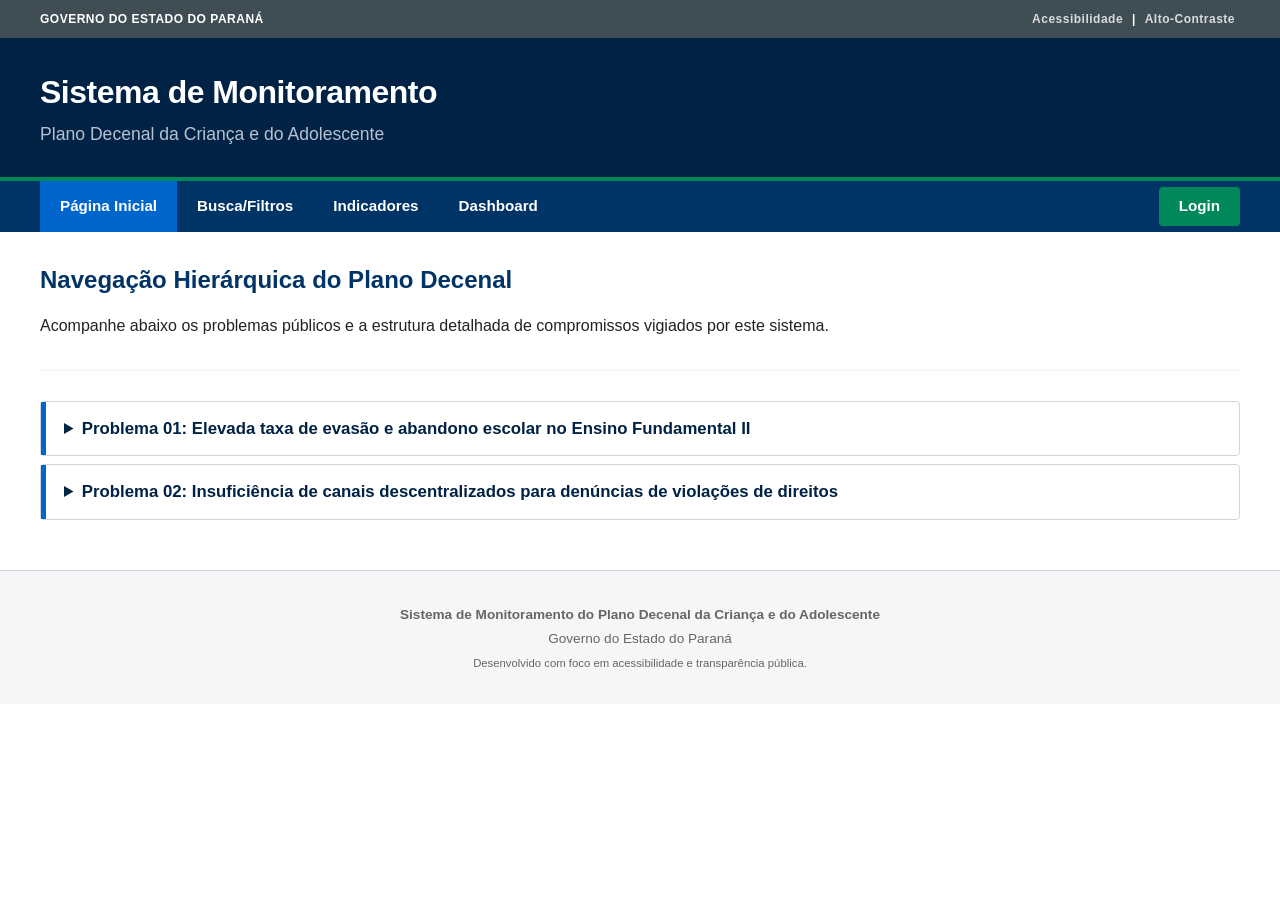
<file: prototipo/telas/home/index.html>
<!DOCTYPE html>
<html lang="pt-BR">
<head>
    <meta charset="UTF-8">
    <meta name="viewport" content="width=device-width, initial-scale=1.0">
    <title>Sistema de Monitoramento do Plano Decenal</title>
    <link rel="stylesheet" href="style.css">
</head>
<body>

    <!-- Primeiro Header: Governo do Estado do Paraná -->
    <header class="header-governo">
        <div class="container header-gov-content">
            <span class="gov-logo-text">GOVERNO DO ESTADO DO PARANÁ</span>
            <div class="gov-top-links">
                <span>Acessibilidade</span> | <span>Alto-Contraste</span>
            </div>
        </div>
    </header>

    <!-- Segundo Header: Título do Sistema -->
    <header class="header-sistema">
        <div class="container header-sis-content">
            <div class="sistema-titulo-area">
                <h1>Sistema de Monitoramento</h1>
                <p>Plano Decenal da Criança e do Adolescente</p>
            </div>
        </div>
    </header>

    <!-- Navbar Extensível -->
    <nav class="navbar-principal">
        <div class="container nav-container">
            <ul class="nav-links">
                <li><a href="../home/index.html" class="active">Página Inicial</a></li>
                <li><a href="../busca-filtro/busca-filtro.html">Busca/Filtros</a></li>
                <li><a href="../indicadores/indicadores.html">Indicadores</a></li>
                <li><a href="../dashboard/index.html">Dashboard</a></li>
                <!-- Novos links podem ser facilmente adicionados aqui -->
            </ul>
            <ul class="nav-auth">
                <li><a href="../login/login.html" class="btn-login">Login</a></li>
            </ul>
        </div>
    </nav>

    <!-- Conteúdo Principal -->
    <main class="container">
        <section class="page-intro">
            <h2>Navegação Hierárquica do Plano Decenal</h2>
            <p>Acompanhe abaixo os problemas públicos e a estrutura detalhada de compromissos vigiados por este sistema.</p>
        </section>

        <!-- Contêiner dinâmico onde o JavaScript injetará os elementos <details> -->
        <div id="tree-container" class="cedca-tree"></div>
    </main>

    <footer class="cedca-footer">
        <div class="container">
            <p><strong>Sistema de Monitoramento do Plano Decenal da Criança e do Adolescente</strong></p>
            <p>Governo do Estado do Paraná</p>
            <small>Desenvolvido com foco em acessibilidade e transparência pública.</small>
        </div>
    </footer>

    <script src="script.js"></script>
</body>
</html>
</file>
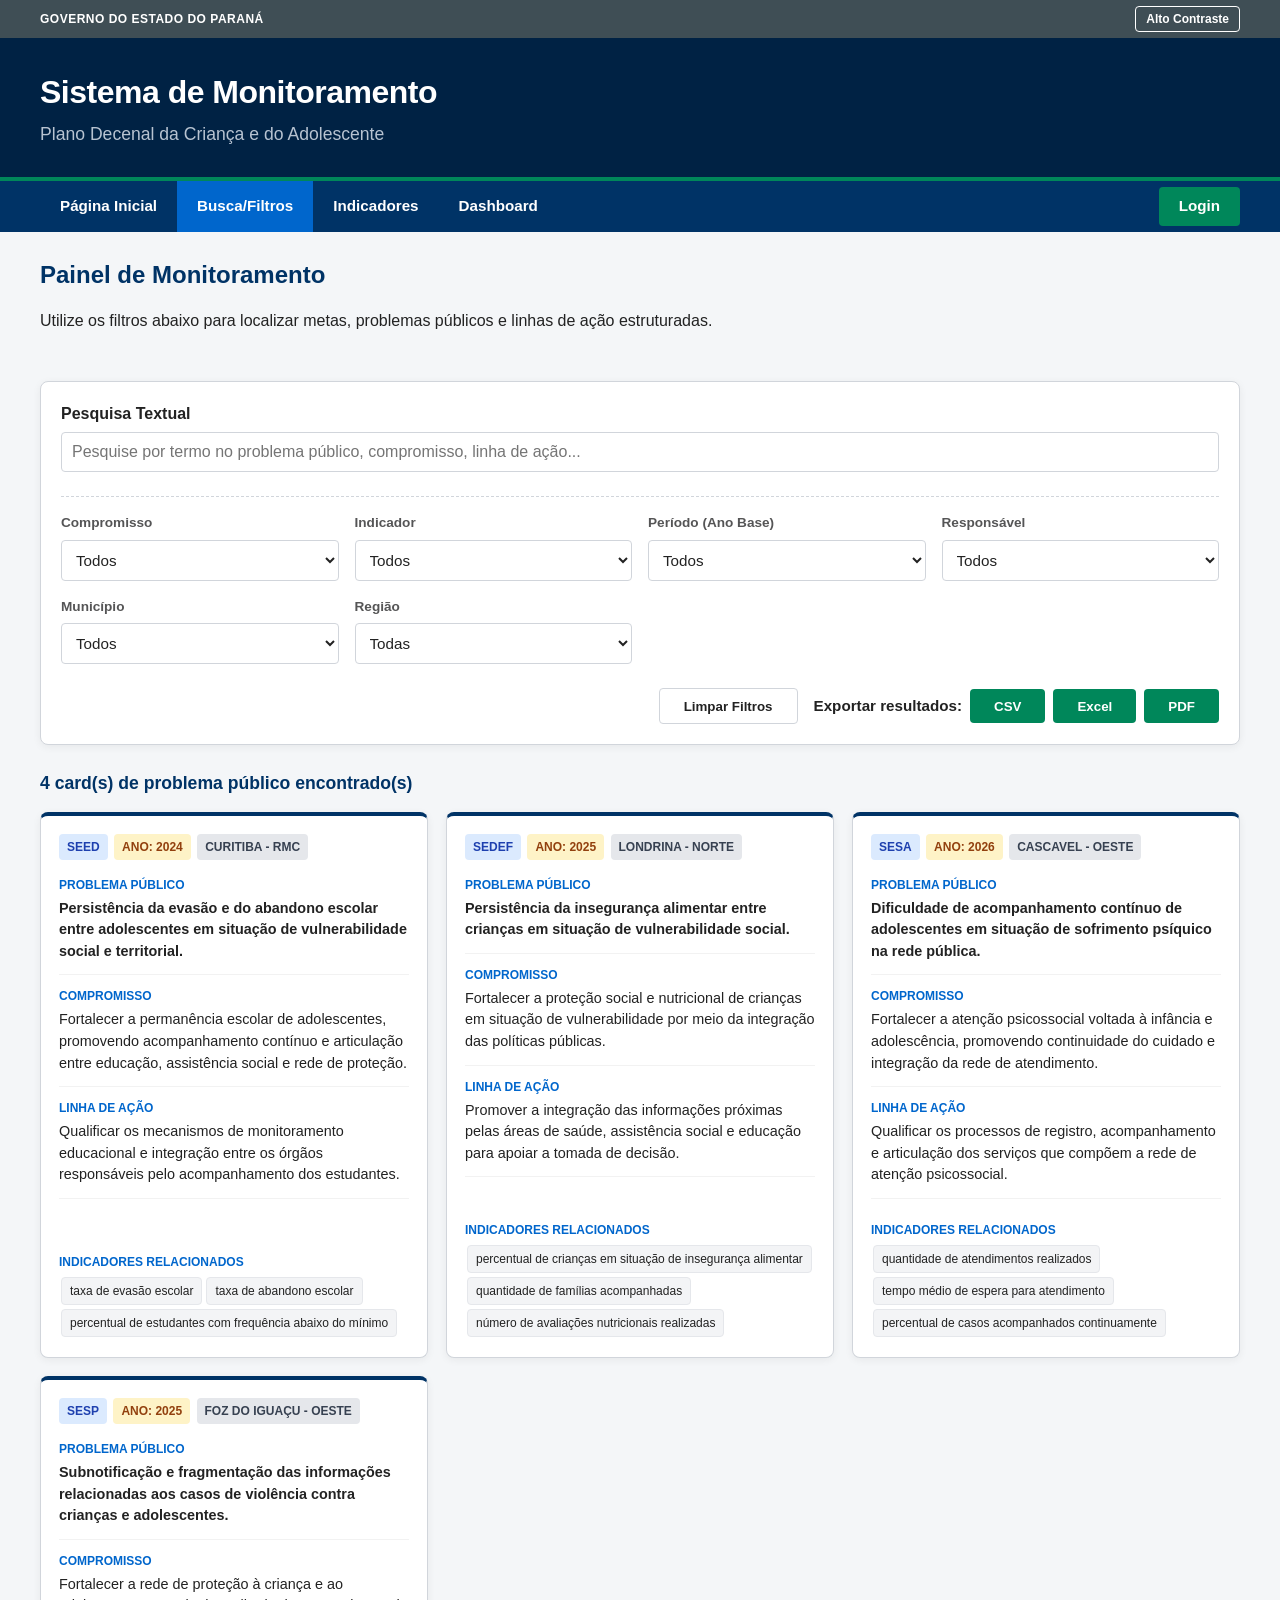
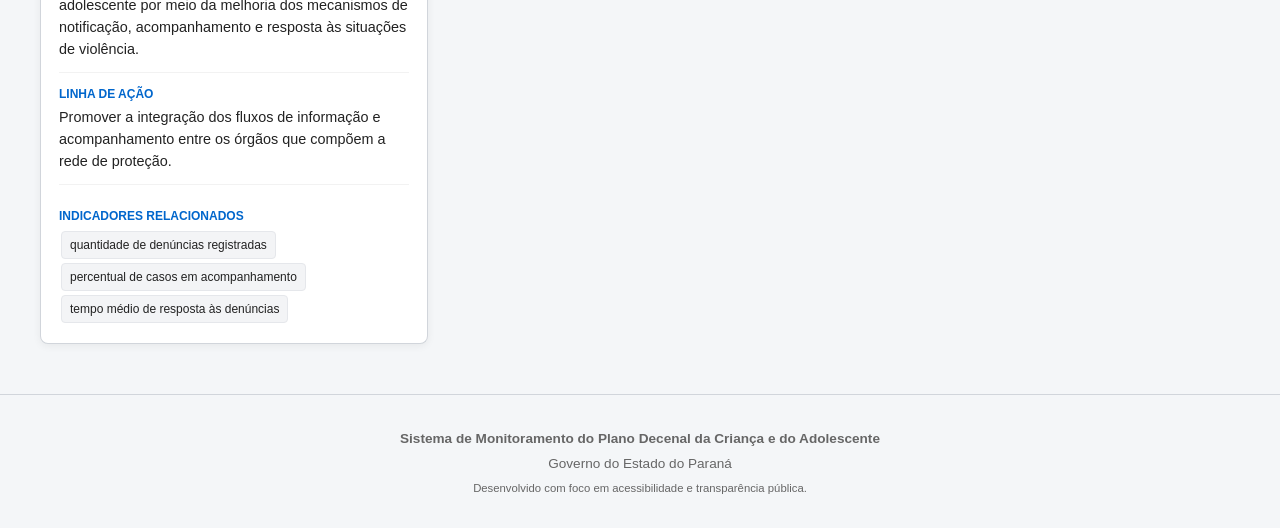
<file: prototipo/telas/busca-filtro/busca-filtro.html>
<!DOCTYPE html>

<html lang="pt-BR">
<head>
    <meta charset="UTF-8">
    <meta name="viewport" content="width=device-width, initial-scale=1.0">
    <link rel="stylesheet" href="../home/style.css">
    <title>CEDCA-PR - Consulta do Plano Decenal</title>
    <style>
        /* Vinculação direta com a paleta global compartilhada pelas outras telas */
        :root {
            --primary-color: var(--cedca-blue-medium, #003366);
            --primary-hover: var(--cedca-blue-dark, #002244);
            --accent-color: var(--cedca-blue-light, #0066cc);
            --bg-color: var(--gov-gray, #f4f6f8);
            --card-bg: #ffffff;
            --text-color: var(--text-dark, #222222);
            --text-muted: #555556;
            --border-color: #d1d5db;
        }

body {
    background-color: var(--bg-color);
    color: var(--text-color);
    transition: background-color 0.3s, color 0.3s;
}

/* Ajuste de precisão idêntico a indicadores.html e login.html */
.header-governo {
    padding: 6px 0 !important;
}

.btn-contraste {
    background-color: transparent;
    color: #ffffff;
    border: 1px solid #ffffff;
    padding: 6px 10px;
    border-radius: 4px;
    font-weight: bold;
    cursor: pointer;
    transition: opacity 0.2s;
    font-family: inherit;
    font-size: 12px;
    line-height: 1;
    margin: 0;
}

.btn-contraste:hover {
    opacity: 0.9;
}

/* Espaçamentos do bloco de conteúdo principal */
.page-intro {
    margin: 25px 0 15px 0;
}

.page-intro h2 {
    color: var(--primary-color);
    margin-bottom: 8px;
}

/* Estrutura interna de busca e filtros (Mantendo as funcionalidades funcionais) */
.search-filter-container {
    background-color: var(--card-bg);
    border: 1px solid var(--border-color);
    border-radius: 8px;
    padding: 20px;
    margin-bottom: 25px;
    box-shadow: 0 2px 8px rgba(0, 0, 0, 0.06);
}

.search-group {
    margin-bottom: 1.5rem;
}

.search-group label {
    display: block;
    font-weight: bold;
    margin-bottom: 6px;
}

.search-input-wrapper input {
    width: 100%;
    padding: 10px;
    border: 1px solid var(--border-color);
    border-radius: 4px;
    font-size: 1rem;
    background-color: var(--card-bg);
    color: var(--text-color);
    box-sizing: border-box;
}

.filters-grid {
    display: grid;
    grid-template-columns: repeat(auto-fill, minmax(220px, 1fr));
    gap: 1rem;
    padding-top: 1rem;
    border-top: 1px dashed var(--border-color);
}

.filter-item label {
    display: block;
    font-size: 0.85rem;
    font-weight: bold;
    margin-bottom: 6px;
    color: var(--text-muted);
}

.filter-item select {
    width: 100%;
    padding: 10px;
    border: 1px solid var(--border-color);
    border-radius: 4px;
    background-color: var(--card-bg);
    color: var(--text-color);
    font-size: 0.95rem;
}

.actions-row {
    margin-top: 1.5rem;
    display: flex;
    justify-content: flex-end;
    gap: 1rem;
}

.btn {
    padding: 0.6rem 1.5rem;
    border: none;
    border-radius: 4px;
    font-weight: bold;
    cursor: pointer;
}

.btn-primary { 
    background-color: var(--cedca-green, #00875a); 
    color: white; 
}

.btn-secondary { 
    background-color: transparent; 
    border: 1px solid var(--border-color); 
    color: var(--text-color); 
}

.export-actions {
    display: flex;
    align-items: center;
    gap: 8px;
    flex-wrap: wrap;
}

.export-label {
    font-weight: 600;
    color: var(--text-color);
    font-size: 0.95rem;
}

body.high-contrast .export-label {
    color: #ffffff !important;
}

.results-count {
    margin: 25px 0 15px 0;
    font-size: 1.1rem;
    font-weight: bold;
    color: var(--primary-color);
}

/* Layout de Cards em Grid */
.cards-grid {
    display: grid;
    grid-template-columns: repeat(auto-fill, minmax(360px, 1fr));
    gap: 18px;
    margin-bottom: 25px;
}

.plan-card {
    background-color: var(--card-bg);
    border: 1px solid var(--border-color);
    border-top: 4px solid var(--primary-color);
    border-radius: 8px;
    padding: 18px;
    box-shadow: 0 2px 8px rgba(0, 0, 0, 0.06);
    display: flex;
    flex-direction: column;
    justify-content: space-between;
}

.card-meta-tags {
    display: flex;
    flex-wrap: wrap;
    gap: 0.4rem;
    margin-bottom: 1rem;
}

.badge {
    font-size: 0.75rem;
    padding: 4px 8px;
    border-radius: 4px;
    font-weight: bold;
    text-transform: uppercase;
    background-color: #e5e7eb;
    color: #374151;
}

.badge-primary { background-color: #dbeafe; color: #1e40af; }
.badge-accent { background-color: #fef3c7; color: #92400e; }

.card-section {
    margin-bottom: 0.75rem;
    padding-bottom: 0.75rem;
    border-bottom: 1px solid rgba(0,0,0,0.05);
}

.section-label {
    font-size: 0.75rem;
    text-transform: uppercase;
    color: var(--accent-color);
    font-weight: bold;
    margin-bottom: 0.25rem;
}

.section-content {
    font-size: 0.9rem;
    color: var(--text-color);
}

.indicator-pill {
    display: inline-block;
    font-size: 0.75rem;
    background-color: #f3f4f6;
    padding: 4px 8px;
    margin: 2px;
    border-radius: 4px;
    border: 1px solid #e5e7eb;
}

.no-results {
    grid-column: 1 / -1;
    text-align: center;
    padding: 3rem;
    color: var(--text-muted);
}

/* Espelhamento absoluto das regras de Alto Contraste de indicadores.html */
body.high-contrast {
    background-color: #000000 !important;
    color: #ffffff !important;
}

body.high-contrast .header-governo { 
    background-color: #000000 !important; 
    border-bottom: 1px solid #ffff00 !important; 
}

body.high-contrast .header-sistema { 
    background-color: #000000 !important; 
    border-bottom-color: #ffff00 !important; 
}

body.high-contrast .navbar-principal { 
    background-color: #111111 !important; 
}

body.high-contrast .search-filter-container,
body.high-contrast .plan-card {
    background-color: #111111 !important;
    border-color: #ffffff !important;
}

body.high-contrast .page-intro h2,
body.high-contrast .results-count,
body.high-contrast .section-label {
    color: #ffff00 !important;
}

body.high-contrast .filter-item select,
body.high-contrast .search-input-wrapper input {
    background-color: #000000 !important;
    color: #ffffff !important;
    border-color: #ffffff !important;
}

body.high-contrast .indicator-pill {
    background-color: #000000 !important;
    color: #ffffff !important;
    border-color: #ffffff !important;
}

body.high-contrast .btn-primary {
    background-color: #ffff00 !important;
    color: #000000 !important;
}

@media (max-width: 850px) {
    .filters-grid {
        grid-template-columns: 1fr;
    }

    .cards-grid {
        grid-template-columns: 1fr;
    }

    .actions-row {
        flex-direction: column;
        align-items: flex-start;
    }

    .export-actions {
        width: 100%;
    }
}

</style>

</head>
<body>

<header class="header-governo">
    <div class="container header-gov-content">
        <span class="gov-logo-text">GOVERNO DO ESTADO DO PARANÁ</span>
        <button class="btn-contraste" onclick="alternarContraste()">Alto Contraste</button>
    </div>
</header>

<header class="header-sistema">
    <div class="container header-sis-content">
        <div class="sistema-titulo-area">
            <h1>Sistema de Monitoramento</h1>
            <p>Plano Decenal da Criança e do Adolescente</p>
        </div>
    </div>
</header>

<nav class="navbar-principal">
    <div class="container nav-container">
        <ul class="nav-links">
            <li><a href="../home/index.html">Página Inicial</a></li>
            <li><a href="../busca-filtro/busca-filtro.html" class="active">Busca/Filtros</a></li>
            <li><a href="../indicadores/indicadores.html">Indicadores</a></li>
            <li><a href="../dashboard/index.html">Dashboard</a></li>
        </ul>

    <ul class="nav-auth">
        <li><a href="../login/login.html" class="btn-login">Login</a></li>
    </ul>
</div>

</nav>

<main class="container">
    <section class="page-intro">
        <h2>Painel de Monitoramento</h2>
        <p>Utilize os filtros abaixo para localizar metas, problemas públicos e linhas de ação estruturadas.</p>
    </section>

<section class="search-filter-container">
    <div class="search-group">
        <label for="searchTxt">Pesquisa Textual</label>
        <div class="search-input-wrapper">
            <input type="text" id="searchTxt" oninput="applyFilters()" placeholder="Pesquise por termo no problema público, compromisso, linha de ação...">
        </div>
    </div>

    <div class="filters-grid">
        <div class="filter-item">
            <label for="filterCompromisso">Compromisso</label>
            <select id="filterCompromisso" onchange="applyFilters()">
                <option value="">Todos</option>
                <option value="permanência escolar">Permanência Escolar</option>
                <option value="proteção social">Proteção Social e Nutricional</option>
                <option value="psicossocial">Atenção Psicossocial</option>
                <option value="violência">Rede de Proteção contra Violência</option>
            </select>
        </div>

        <div class="filter-item">
            <label for="filterIndicador">Indicador</label>
            <select id="filterIndicador" onchange="applyFilters()">
                <option value="">Todos</option>
                <option value="evasão">Evasão / Abandono</option>
                <option value="nutricional">Insegurança / Avaliação Nutricional</option>
                <option value="atendimentos">Atendimentos Saúde Mental</option>
                <option value="denúncias">Denúncias Registradas</option>
            </select>
        </div>

        <div class="filter-item">
            <label for="filterAno">Período (Ano Base)</label>
            <select id="filterAno" onchange="applyFilters()">
                <option value="">Todos</option>
                <option value="2024">2024</option>
                <option value="2025">2025</option>
                <option value="2026">2026</option>
            </select>
        </div>

        <div class="filter-item">
            <label for="filterResponsavel">Responsável</label>
            <select id="filterResponsavel" onchange="applyFilters()">
                <option value="">Todos</option>
                <option value="SEED">SEED</option>
                <option value="SEDEF">SEDEF</option>
                <option value="SESA">SESA</option>
                <option value="SESP">SESP</option>
            </select>
        </div>

        <div class="filter-item">
            <label for="filterMunicipio">Município</label>
            <select id="filterMunicipio" onchange="applyFilters()">
                <option value="">Todos</option>
                <option value="Curitiba">Curitiba</option>
                <option value="Londrina">Londrina</option>
                <option value="Cascavel">Cascavel</option>
                <option value="Foz do Iguaçu">Foz do Iguaçu</option>
            </select>
        </div>

        <div class="filter-item">
            <label for="filterRegiao">Região</label>
            <select id="filterRegiao" onchange="applyFilters()">
                <option value="">Todas</option>
                <option value="RMC">RMC</option>
                <option value="Norte">Norte Paranaense</option>
                <option value="Oeste">Oeste Paranaense</option>
            </select>
        </div>
    </div>

    <div class="actions-row">
        <button class="btn btn-secondary" onclick="clearFilters()">Limpar Filtros</button>

        <div class="export-actions">
            <span class="export-label">Exportar resultados:</span>
            <button class="btn btn-primary" onclick="exportarDados('csv')">CSV</button>
            <button class="btn btn-primary" onclick="exportarDados('xlsx')">Excel</button>
            <button class="btn btn-primary" onclick="exportarDados('pdf')">PDF</button>
        </div>
    </div>
</section>

<h2 class="results-count" id="countDisplay">Carregando dados...</h2>

<section class="cards-grid" id="cardsContainer"></section>

</main>

<footer class="cedca-footer">
    <div class="container">
        <p><strong>Sistema de Monitoramento do Plano Decenal da Criança e do Adolescente</strong></p>
        <p>Governo do Estado do Paraná</p>
        <small>Desenvolvido com foco em acessibilidade e transparência pública.</small>
    </div>
</footer>

<script>
    const mockData = [
        {
            id: "1", municipio: "Curitiba", regiao: "RMC", responsavel: "SEED", ano: "2024",
            problema: "Persistência da evasão e do abandono escolar entre adolescentes em situação de vulnerabilidade social e territorial.",
            compromisso: "Fortalecer a permanência escolar de adolescentes, promovendo acompanhamento contínuo e articulação entre educação, assistência social e rede de proteção.",
            linhaAcao: "Qualificar os mecanismos de monitoramento educacional e integração entre os órgãos responsáveis pelo acompanhamento dos estudantes.",
            indicators: ["taxa de evasão escolar", "taxa de abandono escolar", "percentual de estudantes com frequência abaixo do mínimo"]
        },
        {
            id: "2", municipio: "Londrina", regiao: "Norte", responsavel: "SEDEF", ano: "2025",
            problema: "Persistência da insegurança alimentar entre crianças em situação de vulnerabilidade social.",
            compromisso: "Fortalecer a proteção social e nutricional de crianças em situação de vulnerabilidade por meio da integração das políticas públicas.",
            linhaAcao: "Promover a integração das informações próximas pelas áreas de saúde, assistência social e educação para apoiar a tomada de decisão.",
            indicators: ["percentual de crianças em situação de insegurança alimentar", "quantidade de famílias acompanhadas", "número de avaliações nutricionais realizadas"]
        },
        {
            id: "3", municipio: "Cascavel", regiao: "Oeste", responsavel: "SESA", ano: "2026",
            problema: "Dificuldade de acompanhamento contínuo de adolescentes em situação de sofrimento psíquico na rede pública.",
            compromisso: "Fortalecer a atenção psicossocial voltada à infância e adolescência, promovendo continuidade do cuidado e integração da rede de atendimento.",
            linhaAcao: "Qualificar os processos de registro, acompanhamento e articulação dos serviços que compõem a rede de atenção psicossocial.",
            indicators: ["quantidade de atendimentos realizados", "tempo médio de espera para atendimento", "percentual de casos acompanhados continuamente"]
        },
        {
            id: "4", municipio: "Foz do Iguaçu", regiao: "Oeste", responsavel: "SESP", ano: "2025",
            problema: "Subnotificação e fragmentação das informações relacionadas aos casos de violência contra crianças e adolescentes.",
            compromisso: "Fortalecer a rede de proteção à criança e ao adolescente por meio da melhoria dos mecanismos de notificação, acompanhamento e resposta às situações de violência.",
            linhaAcao: "Promover a integração dos fluxos de informação e acompanhamento entre os órgãos que compõem a rede de proteção.",
            indicators: ["quantidade de denúncias registradas", "percentual de casos em acompanhamento", "tempo médio de resposta às denúncias"]
        }
    ];

    function displayCards(data) {
        const container = document.getElementById('cardsContainer');
        const countDisplay = document.getElementById('countDisplay');
        container.innerHTML = '';
        countDisplay.innerText = `${data.length} card(s) de problema público encontrado(s)`;

        if (data.length === 0) {
            container.innerHTML = `<div class="no-results">Nenhum problema atende aos critérios de filtragem selecionados.</div>`;
            return;
        }

        data.forEach(item => {
            const card = document.createElement('div');
            card.className = 'plan-card';
            card.innerHTML = `
                <div>
                    <div class="card-meta-tags">
                        <span class="badge badge-primary">${item.responsavel}</span>
                        <span class="badge badge-accent">Ano: ${item.ano}</span>
                        <span class="badge">${item.municipio} - ${item.regiao}</span>
                    </div>
                    
                    <div class="card-section">
                        <div class="section-label">Problema Público</div>
                        <div class="section-content"><strong>${item.problema}</strong></div>
                    </div>

                    <div class="card-section">
                        <div class="section-label">Compromisso</div>
                        <div class="section-content">${item.compromisso}</div>
                    </div>

                    <div class="card-section">
                        <div class="section-label">Linha de Ação</div>
                        <div class="section-content">${item.linhaAcao}</div>
                    </div>
                </div>

                <div style="margin-top: 10px;">
                    <div class="section-label">Indicadores Relacionados</div>
                    <div>
                        ${item.indicators.map(ind => `<span class="indicator-pill">${ind}</span>`).join('')}
                    </div>
                </div>
            `;
            container.appendChild(card);
        });
    }

    function applyFilters() {
        const searchText = document.getElementById('searchTxt').value.toLowerCase();
        const filterCompromisso = document.getElementById('filterCompromisso').value;
        const filterIndicador = document.getElementById('filterIndicador').value;
        const filterAno = document.getElementById('filterAno').value;
        const filterResponsavel = document.getElementById('filterResponsavel').value;
        const filterMunicipio = document.getElementById('filterMunicipio').value;
        const filterRegiao = document.getElementById('filterRegiao').value;

        const filtered = mockData.filter(item => {
            const matchesSearch = searchText === "" || 
                item.problema.toLowerCase().includes(searchText) ||
                item.compromisso.toLowerCase().includes(searchText) ||
                item.linhaAcao.toLowerCase().includes(searchText);

            const matchesCompromisso = filterCompromisso === "" || item.compromisso.toLowerCase().includes(filterCompromisso.toLowerCase());
            const matchesIndicador = filterIndicador === "" || item.indicators.some(ind => ind.toLowerCase().includes(filterIndicador));
            const matchesAno = filterAno === "" || item.ano === filterAno;
            const matchesResponsavel = filterResponsavel === "" || item.responsavel === filterResponsavel;
            const matchesMunicipio = filterMunicipio === "" || item.municipio === filterMunicipio;
            const matchesRegiao = filterRegiao === "" || item.regiao === filterRegiao;

            return matchesSearch && matchesCompromisso && matchesIndicador && matchesAno && matchesResponsavel && matchesMunicipio && matchesRegiao;
        });

        displayCards(filtered);
    }

    function clearFilters() {
        document.getElementById('searchTxt').value = "";
        document.getElementById('filterCompromisso').value = "";
        document.getElementById('filterIndicador').value = "";
        document.getElementById('filterAno').value = "";
        document.getElementById('filterResponsavel').value = "";
        document.getElementById('filterMunicipio').value = "";
        document.getElementById('filterRegiao').value = "";
        displayCards(mockData);
    }

    function exportarDados(formato) {
        const totalResultados = document.querySelectorAll('.plan-card').length;

        if (totalResultados === 0) {
            alert("Não há dados disponíveis para exportação com os filtros selecionados.");
            return;
        }

        alert(`Exportação simulada em formato ${formato.toUpperCase()}. Os dados exportados correspondem aos filtros aplicados na tela.`);
    }

    function alternarContraste() {
        document.body.classList.toggle("high-contrast");
    }

    window.onload = () => displayCards(mockData);
</script>

</body>
</html>
</file>
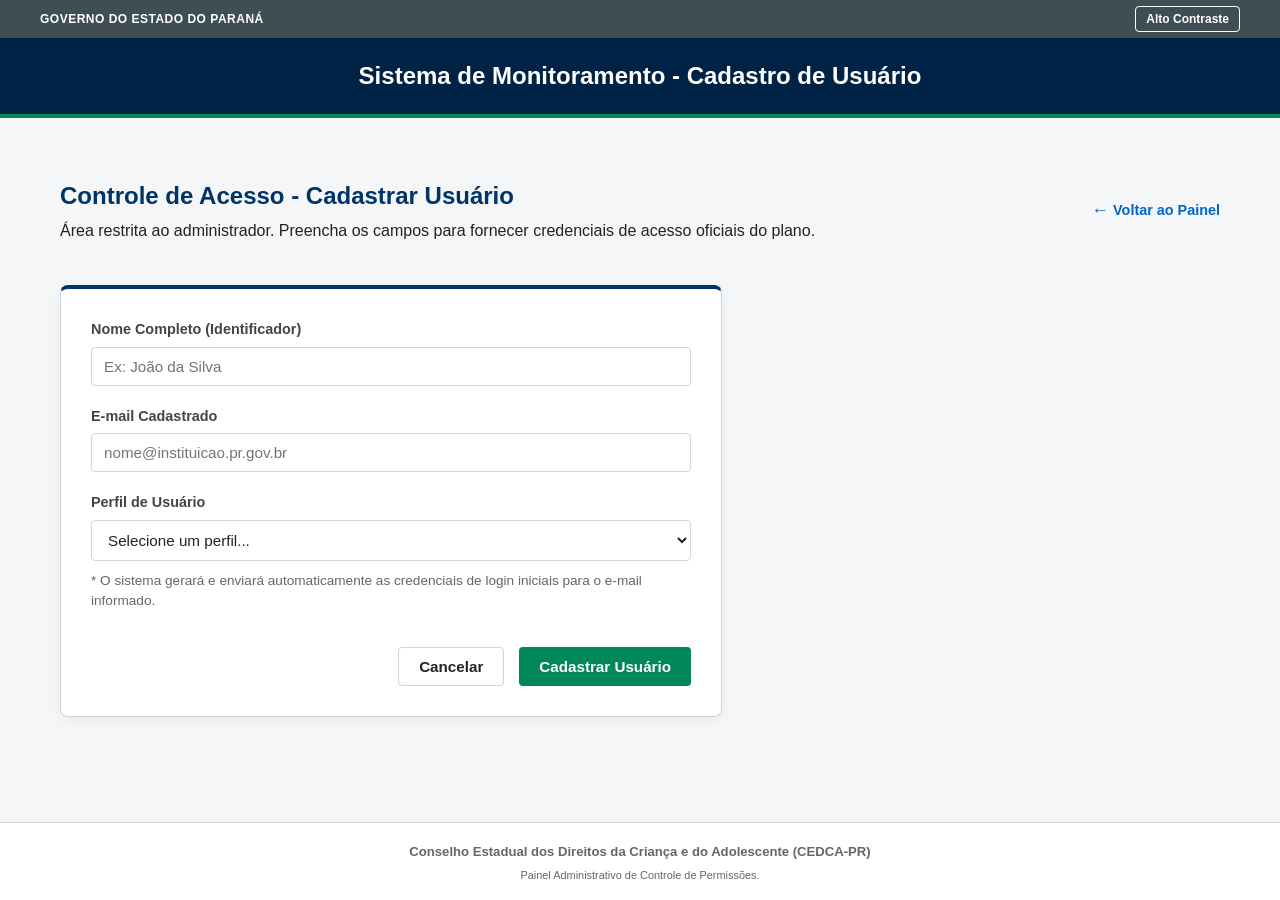
<file: prototipo/telas/cadastro-usuario/cadastro-usuario.html>
<!DOCTYPE html>
<html lang="pt-BR">
<head>
    <meta charset="UTF-8">
    <meta name="viewport" content="width=device-width, initial-scale=1.0">
    <title>Cadastro de Usuário - Painel Administrativo</title>
    
    <link rel="stylesheet" href="../home/style.css">

    <style>
        /* Paleta de Cores e Definições Identitárias */
        :root {
            --bg-gov-first: #3f4e55;
            --cedca-blue-dark: #002244;
            --cedca-blue-medium: #003366;
            --cedca-blue-light: #0066cc;
            --cedca-green: #00875a;
            --gov-gray: #f4f6f8;
            --text-dark: #222222;
            --border-color: #d1d5db;
            --card-bg: #ffffff;
        }

        body {
            font-family: 'Helvetica Neue', Helvetica, Arial, sans-serif;
            color: var(--text-dark);
            background-color: var(--gov-gray);
            margin: 0;
            padding: 0;
            line-height: 1.5;
            display: flex;
            flex-direction: column;
            min-height: 100vh;
        }

        .header-governo {
            padding: 6px 0 !important;
        }

        .btn-contraste {
            background-color: transparent;
            color: #ffffff;
            border: 1px solid #ffffff;
            padding: 6px 10px;
            border-radius: 4px;
            font-weight: bold;
            cursor: pointer;
            transition: opacity 0.2s;
            font-size: 12px;
            line-height: 1;
        }
        .btn-contraste:hover {
            opacity: 0.9;
        }

        .header-sistema {
            background-color: var(--cedca-blue-dark);
            color: white;
            padding: 20px;
            border-bottom: 4px solid var(--cedca-green);
            text-align: center;
        }

        .header-sistema h1 { 
            margin: 0; 
            font-size: 1.5rem; 
            font-weight: 800; 
        }

        /* Estrutura da Navbar */
        .navbar-principal {
            background-color: var(--cedca-blue-medium);
        }

        /* Container de Conteúdo */
        .main-container {
            flex: 1;
            width: 100%;
            max-width: 1200px;
            margin: 0 auto;
            padding: 30px 20px;
            box-sizing: border-box;
        }

        .page-intro {
            margin-bottom: 25px;
        }

        .page-intro h2 {
            color: var(--cedca-blue-medium);
            margin: 0 0 8px 0;
        }

        /* Formulário de Cadastro em formato de Card */
        .form-card {
            background-color: var(--card-bg);
            border: 1px solid var(--border-color);
            border-top: 4px solid var(--cedca-blue-medium);
            border-radius: 8px;
            padding: 30px;
            max-width: 600px;
            box-shadow: 0 4px 12px rgba(0,0,0,0.05);
        }

        .form-grid {
            display: grid;
            grid-template-columns: 1fr;
            gap: 20px;
        }

        .form-group {
            display: flex;
            flex-direction: column;
        }

        .form-group label {
            font-weight: 600;
            font-size: 0.9rem;
            margin-bottom: 6px;
            color: #444;
        }

        .form-group input, .form-group select {
            padding: 10px 12px;
            border: 1px solid var(--border-color);
            border-radius: 4px;
            font-size: 0.95rem;
            box-sizing: border-box;
            background-color: var(--card-bg);
            color: var(--text-dark);
            transition: border-color 0.2s;
        }

        .form-group input:focus, .form-group select:focus {
            outline: none;
            border-color: var(--cedca-blue-light);
        }

        .form-instructions {
            font-size: 0.85rem;
            color: #666;
            margin-top: -10px;
            margin-bottom: 5px;
        }

        /* Ações do Formulário */
        .actions-row {
            display: flex;
            justify-content: flex-end;
            gap: 15px;
            margin-top: 10px;
        }

        .btn {
            padding: 10px 20px;
            border: none;
            border-radius: 4px;
            font-weight: bold;
            cursor: pointer;
            font-size: 0.95rem;
            transition: opacity 0.2s;
        }

        .btn-primary {
            background-color: var(--cedca-green);
            color: white;
        }

        .btn-secondary {
            background-color: transparent;
            border: 1px solid var(--border-color);
            color: var(--text-dark);
        }

        .btn:hover {
            opacity: 0.9;
        }

        /* Rodapé */
        .cedca-footer {
            background-color: #ffffff;
            color: #666;
            text-align: center;
            padding: 15px 0;
            border-top: 1px solid var(--border-color);
            font-size: 0.82rem;
        }

        /* ==========================================================================
           REGRAS EXCLUSIVAS PARA O FUNCIONAMENTO DO ALTO CONTRASTE (Acessibilidade)
           ========================================================================== */
        body.high-contrast {
            background-color: #000000 !important;
            color: #ffffff !important;
        }
        
        body.high-contrast .header-governo {
            background-color: #000000 !important;
            border-bottom: 1px solid #ffff00 !important;
        }
        
        body.high-contrast .header-sistema {
            background-color: #000000 !important;
            border-bottom-color: #ffff00 !important;
        }

        body.high-contrast .navbar-principal {
            background-color: #111111 !important;
        }

        body.high-contrast .form-card {
            background-color: #111111 !important;
            border-color: #ffffff !important;
            box-shadow: none !important;
        }

        body.high-contrast .page-intro h2,
        body.high-contrast .form-group label {
            color: #ffff00 !important;
        }

        body.high-contrast .form-instructions {
            color: #ffffff !important;
        }

        body.high-contrast .form-group input,
        body.high-contrast .form-group select {
            background-color: #000000 !important;
            color: #ffffff !important;
            border-color: #ffffff !important;
        }

        body.high-contrast .form-group input:focus,
        body.high-contrast .form-group select:focus {
            border-color: #ffff00 !important;
        }

        body.high-contrast .btn-primary {
            background-color: #ffff00 !important;
            color: #000000 !important;
        }

        body.high-contrast .btn-secondary {
            color: #ffffff !important;
            border-color: #ffffff !important;
        }

        body.high-contrast .cedca-footer {
            background-color: #000000 !important;
            color: #ffffff !important;
            border-top-color: #ffff00 !important;
        }

    </style>
</head>
<body>

    <header class="header-governo">
        <div class="container header-gov-content">
            <span class="gov-logo-text">GOVERNO DO ESTADO DO PARANÁ</span>
            <button class="btn-contraste" onclick="alternarContraste()">Alto Contraste</button>
        </div>
    </header>

    <header class="header-sistema">
           <h1>Sistema de Monitoramento - Cadastro de Usuário</h1>
    </header>

    <!--
    <nav class="navbar-principal">
        <div class="container nav-container">
            <ul class="nav-links">
                <li><a href="../home/index.html">Página Inicial</a></li>
                <li><a href="../busca-filtro/busca-filtro.html">Busca/Filtros</a></li>
                <li><a href="../indicadores/indicadores.html">Indicadores</a></li>
                <li><a href="../painel-administrativo/adm.html" class="active">Painel Administrativo</a></li>
            </ul>
            <ul class="nav-auth">
                <li><a href="../login/login.html" class="btn-login">Sair</a></li>
            </ul>
        </div>
    </nav>
    --!>

    <main class="main-container">
        <section class="page-intro">
            <div style="display: flex; justify-content: space-between; align-items: center; flex-wrap: wrap; gap: 10px;">
        <div>
            <h2 style="margin: 0;">Controle de Acesso - Cadastrar Usuário</h2>
            <p style="margin: 5px 0 0 0;">Área restrita ao administrador. Preencha os campos para fornecer credenciais de acesso oficiais do plano.</p>
        </div>
        <a href="../painel-administrativo/adm.html" style="display: inline-flex; align-items: center; gap: 4px; font-size: 0.9rem; font-weight: 600; color: var(--cedca-blue-light, #0066cc); text-decoration: none; white-space: nowrap;">
            <span style="font-size: 1.1rem;">←</span> Voltar ao Painel
        </a>
    </div>
        </section>

        <div class="form-card">
            <form onsubmit="realizarCadastro(event)">
                <div class="form-grid">
                    
                    <div class="form-group">
                        <label for="nome">Nome Completo (Identificador)</label>
                        <input type="text" id="nome" required placeholder="Ex: João da Silva">
                    </div>

                    <div class="form-group">
                        <label for="email">E-mail Cadastrado</label>
                        <input type="email" id="email" required placeholder="nome@instituicao.pr.gov.br">
                    </div>

                    <div class="form-group">
                        <label for="perfil">Perfil de Usuário</label>
                        <select id="perfil" required>
                            <option value="" disabled selected>Selecione um perfil...</option>
                            <option value="Administrador">Administrador</option>
                            <option value="SEDEF">Gestor SEDEF</option>
                            <option value="Conselho Estadual/Secretaria">Conselho Estadual / Secretaria</option>
                        </select>
                    </div>

                    <p class="form-instructions">
                        * O sistema gerará e enviará automaticamente as credenciais de login iniciais para o e-mail informado.
                    </p>

                    <div class="actions-row">
                        <button type="button" class="btn btn-secondary" onclick="window.location.href='../painel-administrativo/adm.html'">Cancelar</button>
                        <button type="submit" class="btn btn-primary">Cadastrar Usuário</button>
                    </div>

                </div>
            </form>
        </div>
    </main>

    <footer class="cedca-footer">
        <div class="container">
            <p><strong>Conselho Estadual dos Direitos da Criança e do Adolescente (CEDCA-PR)</strong></p>
            <small>Painel Administrativo de Controle de Permissões.</small>
        </div>
    </footer>

    <script>
        function alternarContraste() {
            document.body.classList.toggle("high-contrast");
        }

        function realizarCadastro(event) {
            event.preventDefault();
            
            const nome = document.getElementById('nome').value;
            const email = document.getElementById('email').value;
            const perfil = document.getElementById('perfil').value;

            // Simulação de Sucesso com base nos Requisitos HU17 e RN13
            alert(`Usuário "${nome}" cadastrado com sucesso sob o perfil [${perfil}]!\nAs credenciais iniciais foram disparadas para o e-mail: ${email}.`);
            
            // Redireciona de volta para o painel administrativo após salvar
            window.location.href = "../painel-administrativo/adm.html";
        }
    </script>
</body>
</html>
</file>
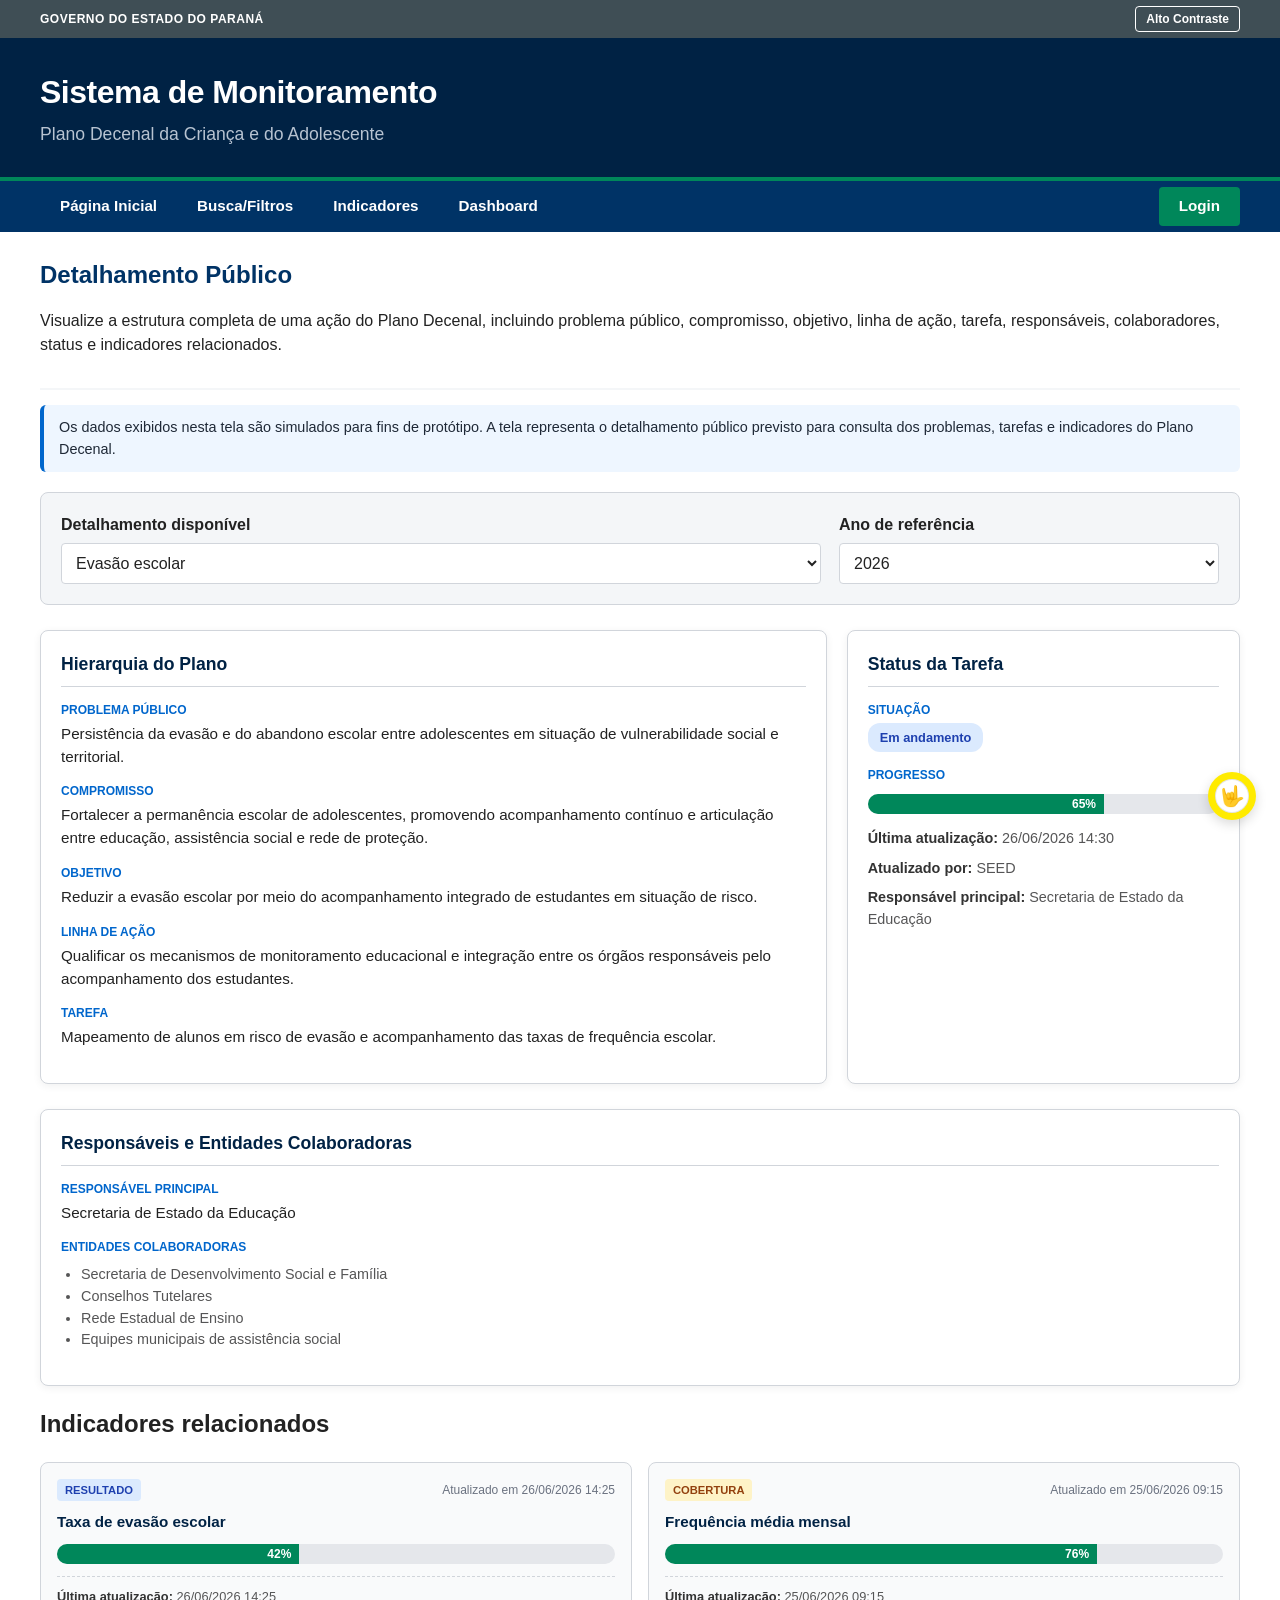
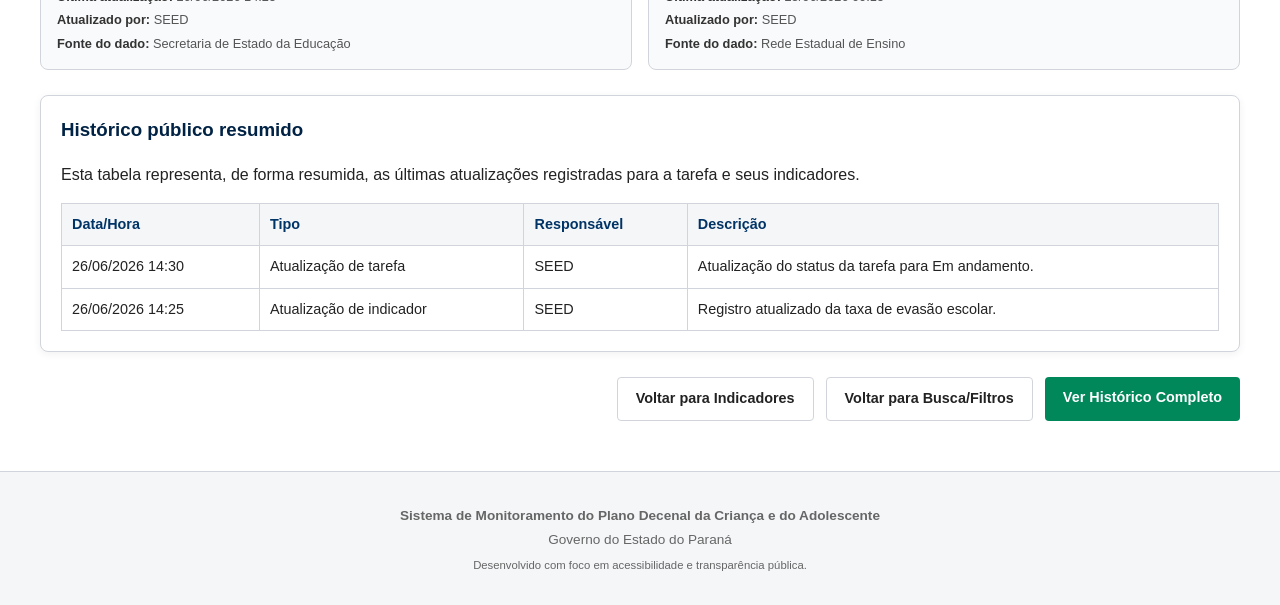
<file: prototipo/telas/detalhamento/detalhamento.html>
<!DOCTYPE html>

<html lang="pt-BR">
<head>
  <meta charset="UTF-8">
  <meta name="viewport" content="width=device-width, initial-scale=1.0">
  <title>Detalhamento Público - Sistema de Monitoramento</title>

  <link rel="stylesheet" href="../home/style.css">

  <style>
    .header-governo {
      padding: 6px 0 !important;
    }

    .btn-contraste {
      background-color: transparent;
      color: #ffffff;
      border: 1px solid #ffffff;
      padding: 6px 10px;
      border-radius: 4px;
      font-weight: bold;
      cursor: pointer;
      transition: opacity 0.2s;
      font-family: inherit;
      font-size: 12px;
      line-height: 1;
      margin: 0;
    }

    .btn-contraste:hover {
      opacity: 0.9;
    }

    .page-intro {
      margin: 25px 0 15px 0;
    }

    .page-intro h2 {
      color: var(--cedca-blue-medium);
      margin-bottom: 8px;
    }

    .detail-note {
      background-color: #eef6ff;
      border-left: 4px solid var(--cedca-blue-light);
      padding: 12px 15px;
      border-radius: 6px;
      margin-bottom: 20px;
      font-size: 0.9rem;
      color: #1f2937;
    }

    .filters-panel {
      background-color: var(--gov-gray);
      border: 1px solid var(--border-color);
      border-radius: 8px;
      padding: 20px;
      margin-bottom: 25px;
      display: grid;
      grid-template-columns: 2fr 1fr;
      gap: 18px;
    }

    .filters-panel label {
      display: block;
      font-weight: bold;
      margin-bottom: 6px;
    }

    .filters-panel select {
      width: 100%;
      padding: 10px;
      border: 1px solid var(--border-color);
      border-radius: 4px;
      background-color: #ffffff;
      color: var(--text-dark);
      font-size: 1rem;
    }

    .detail-grid {
      display: grid;
      grid-template-columns: 2fr 1fr;
      gap: 20px;
      margin-bottom: 25px;
    }

    .detail-card {
      background-color: #ffffff;
      border: 1px solid var(--border-color);
      border-radius: 8px;
      padding: 20px;
      box-shadow: 0 2px 8px rgba(0, 0, 0, 0.06);
    }

    .detail-card h3 {
      margin-top: 0;
      margin-bottom: 14px;
      color: var(--cedca-blue-dark);
      font-size: 1.1rem;
      border-bottom: 1px solid var(--border-color);
      padding-bottom: 8px;
    }

    .detail-section {
      margin-bottom: 14px;
    }

    .detail-label {
      display: block;
      font-size: 0.75rem;
      text-transform: uppercase;
      font-weight: bold;
      color: var(--cedca-blue-light);
      margin-bottom: 4px;
    }

    .detail-content {
      font-size: 0.95rem;
      color: var(--text-dark);
    }

    .status-badge {
      display: inline-block;
      padding: 5px 12px;
      border-radius: 12px;
      font-size: 0.8rem;
      font-weight: bold;
      background-color: #dbeafe;
      color: #1e40af;
    }

    .progress-bar {
      width: 100%;
      height: 20px;
      background-color: #e5e7eb;
      border-radius: 12px;
      overflow: hidden;
      margin: 10px 0;
    }

    .progress-value {
      height: 100%;
      color: #ffffff;
      font-size: 0.75rem;
      font-weight: bold;
      text-align: right;
      padding-right: 8px;
      line-height: 20px;
      background-color: var(--cedca-green);
    }

    .meta-list {
      display: flex;
      flex-direction: column;
      gap: 8px;
      font-size: 0.9rem;
      color: #555556;
    }

    .meta-list strong {
      color: #333333;
    }

    .entities-list {
      margin: 8px 0 0 0;
      padding-left: 20px;
      color: #555556;
      font-size: 0.9rem;
    }

    .indicators-grid {
      display: grid;
      grid-template-columns: repeat(2, minmax(0, 1fr));
      gap: 16px;
      margin-bottom: 25px;
    }

    .indicator-card {
      background-color: #f9fafb;
      border: 1px solid var(--border-color);
      border-radius: 8px;
      padding: 16px;
    }

    .indicator-header {
      display: flex;
      justify-content: space-between;
      align-items: center;
      gap: 10px;
      margin-bottom: 10px;
    }

    .indicator-type {
      display: inline-block;
      font-size: 0.7rem;
      font-weight: bold;
      text-transform: uppercase;
      padding: 3px 8px;
      border-radius: 4px;
    }

    .tipo-resultado {
      background-color: #dbeafe;
      color: #1e40af;
    }

    .tipo-cobertura {
      background-color: #fef3c7;
      color: #92400e;
    }

    .tipo-atendimento {
      background-color: #ede9fe;
      color: #5b21b6;
    }

    .indicator-date {
      font-size: 0.75rem;
      color: #6b7280;
      text-align: right;
    }

    .indicator-card h4 {
      margin: 0 0 10px 0;
      font-size: 0.95rem;
      color: var(--cedca-blue-dark);
    }

    .indicator-public-info {
      margin-top: 12px;
      padding-top: 10px;
      border-top: 1px dashed var(--border-color);
      display: flex;
      flex-direction: column;
      gap: 4px;
      font-size: 0.8rem;
      color: #555556;
    }

    .indicator-public-info strong {
      color: #333333;
    }

    .actions-row {
      display: flex;
      justify-content: flex-end;
      gap: 12px;
      flex-wrap: wrap;
      margin: 20px 0 30px 0;
    }

    .btn {
      display: inline-block;
      padding: 10px 18px;
      border-radius: 4px;
      font-weight: bold;
      text-decoration: none;
      border: none;
      cursor: pointer;
      font-size: 0.9rem;
    }

    .btn-primary {
      background-color: var(--cedca-green);
      color: #ffffff;
    }

    .btn-secondary {
      background-color: transparent;
      border: 1px solid var(--border-color);
      color: var(--text-dark);
    }

    .history-summary {
      background-color: #ffffff;
      border: 1px solid var(--border-color);
      border-radius: 8px;
      padding: 20px;
      margin-bottom: 25px;
      box-shadow: 0 2px 8px rgba(0, 0, 0, 0.06);
    }

    .history-summary h3 {
      margin-top: 0;
      color: var(--cedca-blue-dark);
    }

    .history-table {
      width: 100%;
      border-collapse: collapse;
      margin-top: 12px;
      font-size: 0.9rem;
    }

    .history-table th,
    .history-table td {
      border: 1px solid var(--border-color);
      padding: 10px;
      text-align: left;
    }

    .history-table th {
      background-color: var(--gov-gray);
      color: var(--cedca-blue-medium);
    }

    .vlibras-floating {
      position: fixed;
      bottom: 80px;
      right: 24px;
      z-index: 999;
      display: flex;
      flex-direction: column;
      gap: 8px;
    }

    .vlibras-button {
      width: 48px;
      height: 48px;
      background-color: #FFEB00;
      border: none;
      border-radius: 50%;
      box-shadow: 0 4px 12px rgba(0, 0, 0, 0.15);
      display: flex;
      align-items: center;
      justify-content: center;
      cursor: pointer;
      transition: all 0.3s ease;
      padding: 0;
    }

    .vlibras-button:hover {
      opacity: 0.9;
      transform: scale(1.1);
      box-shadow: 0 6px 16px rgba(0, 0, 0, 0.2);
    }

    .vlibras-icon-wrapper {
      width: 32px;
      height: 32px;
      border-radius: 50%;
      overflow: hidden;
      display: flex;
      align-items: center;
      justify-content: center;
      background-color: #ffffff;
      border: 1px solid rgba(0, 0, 0, 0.1);
    }

    .vlibras-icon {
      font-size: 20px;
      font-weight: bold;
      color: #1e40af;
      line-height: 1;
      user-select: none;
    }

    body.high-contrast {
      background-color: #000000 !important;
      color: #ffffff !important;
    }

    body.high-contrast .header-governo {
      background-color: #000000 !important;
      border-bottom: 1px solid #ffff00 !important;
    }

    body.high-contrast .header-sistema {
      background-color: #000000 !important;
      border-bottom-color: #ffff00 !important;
    }

    body.high-contrast .navbar-principal {
      background-color: #111111 !important;
    }

    body.high-contrast .filters-panel,
    body.high-contrast .detail-card,
    body.high-contrast .indicator-card,
    body.high-contrast .history-summary,
    body.high-contrast .detail-note {
      background-color: #111111 !important;
      border-color: #ffffff !important;
    }

    body.high-contrast .detail-card h3,
    body.high-contrast .history-summary h3,
    body.high-contrast .indicator-card h4,
    body.high-contrast .page-intro h2,
    body.high-contrast .detail-label {
      color: #ffff00 !important;
    }

    body.high-contrast .detail-content,
    body.high-contrast .meta-list,
    body.high-contrast .entities-list,
    body.high-contrast .indicator-public-info,
    body.high-contrast .indicator-date,
    body.high-contrast .detail-note {
      color: #eeeeee !important;
    }

    body.high-contrast .meta-list strong,
    body.high-contrast .indicator-public-info strong {
      color: #ffff00 !important;
    }

    body.high-contrast .filters-panel select {
      background-color: #000000 !important;
      color: #ffffff !important;
      border-color: #ffffff !important;
    }

    body.high-contrast .btn-primary {
      background-color: #ffff00 !important;
      color: #000000 !important;
    }

    body.high-contrast .btn-secondary {
      color: #ffffff !important;
      border-color: #ffffff !important;
    }

    body.high-contrast .history-table th {
      background-color: #222222 !important;
      color: #ffff00 !important;
    }

    body.high-contrast .history-table td {
      color: #ffffff !important;
    }

    body.high-contrast .indicator-public-info {
      border-top-color: #ffff00 !important;
    }

    body.high-contrast .vlibras-button {
      background-color: #ffff00 !important;
      border: 2px solid #ffffff !important;
    }

    body.high-contrast .vlibras-icon-wrapper {
      background-color: #000000 !important;
      border-color: #ffff00 !important;
    }

    body.high-contrast .vlibras-icon {
      color: #ffff00 !important;
    }

    @media (max-width: 850px) {
      .filters-panel,
      .detail-grid,
      .indicators-grid {
        grid-template-columns: 1fr;
      }

      .indicator-header {
        align-items: flex-start;
        flex-direction: column;
      }

      .indicator-date {
        text-align: left;
      }

      .vlibras-floating {
        bottom: 70px;
        right: 16px;
      }

      .vlibras-button {
        width: 44px;
        height: 44px;
      }
    }
  </style>

</head>

<body>
  <header class="header-governo">
    <div class="container header-gov-content">
      <span class="gov-logo-text">GOVERNO DO ESTADO DO PARANÁ</span>
      <button class="btn-contraste" onclick="alternarContraste()">Alto Contraste</button>
    </div>
  </header>

  <header class="header-sistema">
    <div class="container header-sis-content">
      <div class="sistema-titulo-area">
        <h1>Sistema de Monitoramento</h1>
        <p>Plano Decenal da Criança e do Adolescente</p>
      </div>
    </div>
  </header>

  <nav class="navbar-principal">
    <div class="container nav-container">
      <ul class="nav-links">
        <li><a href="../home/index.html">Página Inicial</a></li>
        <li><a href="../busca-filtro/busca-filtro.html">Busca/Filtros</a></li>
        <li><a href="../indicadores/indicadores.html">Indicadores</a></li>
        <li><a href="../dashboard/index.html">Dashboard</a></li>
      </ul>

  <ul class="nav-auth">
    <li><a href="../login/login.html" class="btn-login">Login</a></li>
  </ul>
</div>

  </nav>

  <main class="container">
    <section class="page-intro">
      <h2>Detalhamento Público</h2>
      <p>
        Visualize a estrutura completa de uma ação do Plano Decenal, incluindo
        problema público, compromisso, objetivo, linha de ação, tarefa,
        responsáveis, colaboradores, status e indicadores relacionados.
      </p>
    </section>

<div class="detail-note">
  Os dados exibidos nesta tela são simulados para fins de protótipo. A tela representa o detalhamento público previsto para consulta dos problemas, tarefas e indicadores do Plano Decenal.
</div>

<section class="filters-panel">
  <div>
    <label for="detalheSelecionado">Detalhamento disponível</label>
    <select id="detalheSelecionado" onchange="atualizarDetalhamento()">
      <option value="educacao">Evasão escolar</option>
      <option value="seguranca-alimentar">Segurança alimentar</option>
      <option value="saude-mental">Saúde mental</option>
      <option value="violencia">Violência infantil</option>
    </select>
  </div>

  <div>
    <label for="anoSelecionado">Ano de referência</label>
    <select id="anoSelecionado" onchange="atualizarDetalhamento()">
      <option value="2026">2026</option>
      <option value="2025">2025</option>
      <option value="2024">2024</option>
    </select>
  </div>
</section>

<section class="detail-grid">
  <article class="detail-card">
    <h3>Hierarquia do Plano</h3>

    <div class="detail-section">
      <span class="detail-label">Problema público</span>
      <div class="detail-content" id="problemaPublico"></div>
    </div>

    <div class="detail-section">
      <span class="detail-label">Compromisso</span>
      <div class="detail-content" id="compromisso"></div>
    </div>

    <div class="detail-section">
      <span class="detail-label">Objetivo</span>
      <div class="detail-content" id="objetivo"></div>
    </div>

    <div class="detail-section">
      <span class="detail-label">Linha de ação</span>
      <div class="detail-content" id="linhaAcao"></div>
    </div>

    <div class="detail-section">
      <span class="detail-label">Tarefa</span>
      <div class="detail-content" id="tarefa"></div>
    </div>
  </article>

  <aside class="detail-card">
    <h3>Status da Tarefa</h3>

    <div class="detail-section">
      <span class="detail-label">Situação</span>
      <span class="status-badge" id="statusTarefa"></span>
    </div>

    <div class="detail-section">
      <span class="detail-label">Progresso</span>
      <div class="progress-bar">
        <div class="progress-value" id="progressoTarefa"></div>
      </div>
    </div>

    <div class="meta-list">
      <span><strong>Última atualização:</strong> <span id="ultimaAtualizacao"></span></span>
      <span><strong>Atualizado por:</strong> <span id="atualizadoPor"></span></span>
      <span><strong>Responsável principal:</strong> <span id="responsavelPrincipal"></span></span>
    </div>
  </aside>
</section>

<section class="detail-card">
  <h3>Responsáveis e Entidades Colaboradoras</h3>

  <div class="detail-section">
    <span class="detail-label">Responsável principal</span>
    <div class="detail-content" id="responsavelDescricao"></div>
  </div>

  <div class="detail-section">
    <span class="detail-label">Entidades colaboradoras</span>
    <ul class="entities-list" id="colaboradoresLista"></ul>
  </div>
</section>

<h2 class="dashboard-title">Indicadores relacionados</h2>

<section class="indicators-grid" id="indicadoresRelacionados"></section>

<section class="history-summary">
  <h3>Histórico público resumido</h3>
  <p>
    Esta tabela representa, de forma resumida, as últimas atualizações registradas para a tarefa e seus indicadores.
  </p>

  <table class="history-table">
    <thead>
      <tr>
        <th>Data/Hora</th>
        <th>Tipo</th>
        <th>Responsável</th>
        <th>Descrição</th>
      </tr>
    </thead>
    <tbody id="historicoResumo"></tbody>
  </table>
</section>

<div class="actions-row">
  <a href="../indicadores/indicadores.html" class="btn btn-secondary">Voltar para Indicadores</a>
  <a href="../busca-filtro/busca-filtro.html" class="btn btn-secondary">Voltar para Busca/Filtros</a>
  <a href="../historico/historico.html" class="btn btn-primary">Ver Histórico Completo</a>
</div>

  </main>

  <footer class="cedca-footer">
    <div class="container">
      <p><strong>Sistema de Monitoramento do Plano Decenal da Criança e do Adolescente</strong></p>
      <p>Governo do Estado do Paraná</p>
      <small>Desenvolvido com foco em acessibilidade e transparência pública.</small>
    </div>
  </footer>

  <div class="vlibras-floating">
    <button class="vlibras-button" title="VLibras - Acessibilidade em Libras" aria-label="Abrir VLibras - Tradutor de Libras">
      <div class="vlibras-icon-wrapper">
        <span class="vlibras-icon" aria-hidden="true">🤟</span>
      </div>
    </button>
  </div>

  <script>
    const detalhesPlano = {
      "educacao": {
        problemaPublico: "Persistência da evasão e do abandono escolar entre adolescentes em situação de vulnerabilidade social e territorial.",
        compromisso: "Fortalecer a permanência escolar de adolescentes, promovendo acompanhamento contínuo e articulação entre educação, assistência social e rede de proteção.",
        objetivo: "Reduzir a evasão escolar por meio do acompanhamento integrado de estudantes em situação de risco.",
        linhaAcao: "Qualificar os mecanismos de monitoramento educacional e integração entre os órgãos responsáveis pelo acompanhamento dos estudantes.",
        tarefa: "Mapeamento de alunos em risco de evasão e acompanhamento das taxas de frequência escolar.",
        status: "Em andamento",
        progresso: 65,
        ultimaAtualizacao: "26/06/2026 14:30",
        atualizadoPor: "SEED",
        responsavelPrincipal: "Secretaria de Estado da Educação",
        colaboradores: [
          "Secretaria de Desenvolvimento Social e Família",
          "Conselhos Tutelares",
          "Rede Estadual de Ensino",
          "Equipes municipais de assistência social"
        ],
        indicadores: [
          {
            nome: "Taxa de evasão escolar",
            tipo: "Resultado",
            valor: 42,
            ultimaAtualizacao: "26/06/2026 14:25",
            atualizadoPor: "SEED",
            fonte: "Secretaria de Estado da Educação"
          },
          {
            nome: "Frequência média mensal",
            tipo: "Cobertura",
            valor: 76,
            ultimaAtualizacao: "25/06/2026 09:15",
            atualizadoPor: "SEED",
            fonte: "Rede Estadual de Ensino"
          }
        ],
        historico: [
          {
            data: "26/06/2026 14:30",
            tipo: "Atualização de tarefa",
            responsavel: "SEED",
            descricao: "Atualização do status da tarefa para Em andamento."
          },
          {
            data: "26/06/2026 14:25",
            tipo: "Atualização de indicador",
            responsavel: "SEED",
            descricao: "Registro atualizado da taxa de evasão escolar."
          }
        ]
      },

      "seguranca-alimentar": {
        problemaPublico: "Persistência da insegurança alimentar entre crianças em situação de vulnerabilidade social.",
        compromisso: "Fortalecer a proteção social e nutricional de crianças em situação de vulnerabilidade por meio da integração das políticas públicas.",
        objetivo: "Ampliar o acompanhamento nutricional de crianças atendidas pela rede pública e socioassistencial.",
        linhaAcao: "Promover a integração das informações das áreas de saúde, assistência social e educação para apoiar a tomada de decisão.",
        tarefa: "Avaliação nutricional nas escolas e acompanhamento de famílias em situação de vulnerabilidade.",
        status: "Em andamento",
        progresso: 58,
        ultimaAtualizacao: "26/06/2026 11:20",
        atualizadoPor: "SEDEF",
        responsavelPrincipal: "Secretaria de Desenvolvimento Social e Família",
        colaboradores: [
          "Secretaria de Estado da Saúde",
          "Rede Municipal de Ensino",
          "Unidades de assistência social",
          "Conselhos municipais"
        ],
        indicadores: [
          {
            nome: "Crianças em situação de insegurança alimentar",
            tipo: "Resultado",
            valor: 58,
            ultimaAtualizacao: "26/06/2026 11:15",
            atualizadoPor: "SEDEF",
            fonte: "Secretaria de Desenvolvimento Social e Família"
          },
          {
            nome: "Avaliações nutricionais realizadas por mês",
            tipo: "Atendimento",
            valor: 71,
            ultimaAtualizacao: "25/06/2026 15:30",
            atualizadoPor: "SESA",
            fonte: "Secretaria de Estado da Saúde"
          }
        ],
        historico: [
          {
            data: "26/06/2026 11:20",
            tipo: "Atualização de tarefa",
            responsavel: "SEDEF",
            descricao: "Atualização do acompanhamento nutricional das escolas."
          },
          {
            data: "25/06/2026 15:30",
            tipo: "Atualização de indicador",
            responsavel: "SESA",
            descricao: "Registro de avaliações nutricionais realizadas no período."
          }
        ]
      },

      "saude-mental": {
        problemaPublico: "Dificuldade de acompanhamento contínuo de adolescentes em situação de sofrimento psíquico na rede pública.",
        compromisso: "Fortalecer a atenção psicossocial voltada à infância e adolescência, promovendo continuidade do cuidado e integração da rede de atendimento.",
        objetivo: "Garantir continuidade no acompanhamento de casos de saúde mental infantojuvenil.",
        linhaAcao: "Qualificar os processos de registro, acompanhamento e articulação dos serviços que compõem a rede de atenção psicossocial.",
        tarefa: "Atendimento psicológico infantojuvenil e acompanhamento contínuo dos casos encaminhados.",
        status: "Em andamento",
        progresso: 61,
        ultimaAtualizacao: "26/06/2026 13:15",
        atualizadoPor: "SESA",
        responsavelPrincipal: "Secretaria de Estado da Saúde",
        colaboradores: [
          "Rede de Atenção Psicossocial",
          "Secretaria de Estado da Educação",
          "Unidades de saúde",
          "Serviços municipais de atendimento"
        ],
        indicadores: [
          {
            nome: "Atendimentos psicológicos realizados",
            tipo: "Atendimento",
            valor: 73,
            ultimaAtualizacao: "26/06/2026 13:10",
            atualizadoPor: "SESA",
            fonte: "Rede de Atenção Psicossocial"
          },
          {
            nome: "Casos acompanhados continuamente",
            tipo: "Cobertura",
            valor: 61,
            ultimaAtualizacao: "26/06/2026 12:00",
            atualizadoPor: "SESA",
            fonte: "Serviços de Saúde Mental Infantojuvenil"
          }
        ],
        historico: [
          {
            data: "26/06/2026 13:15",
            tipo: "Atualização de tarefa",
            responsavel: "SESA",
            descricao: "Atualização do acompanhamento psicossocial infantojuvenil."
          },
          {
            data: "26/06/2026 13:10",
            tipo: "Atualização de indicador",
            responsavel: "SESA",
            descricao: "Registro dos atendimentos psicológicos realizados."
          }
        ]
      },

      "violencia": {
        problemaPublico: "Subnotificação e fragmentação das informações relacionadas aos casos de violência contra crianças e adolescentes.",
        compromisso: "Fortalecer a rede de proteção à criança e ao adolescente por meio da melhoria dos mecanismos de notificação, acompanhamento e resposta às situações de violência.",
        objetivo: "Melhorar o registro e o acompanhamento dos casos de violência contra crianças e adolescentes.",
        linhaAcao: "Promover a integração dos fluxos de informação e acompanhamento entre os órgãos que compõem a rede de proteção.",
        tarefa: "Central de denúncias e acompanhamento dos casos registrados pela rede de proteção.",
        status: "Em andamento",
        progresso: 67,
        ultimaAtualizacao: "26/06/2026 09:50",
        atualizadoPor: "SESP",
        responsavelPrincipal: "Secretaria de Estado da Segurança Pública",
        colaboradores: [
          "Secretaria de Desenvolvimento Social e Família",
          "Conselhos Tutelares",
          "Rede de proteção contra violência",
          "Serviços municipais de atendimento"
        ],
        indicadores: [
          {
            nome: "Denúncias registradas",
            tipo: "Resultado",
            valor: 58,
            ultimaAtualizacao: "26/06/2026 09:45",
            atualizadoPor: "SESP",
            fonte: "Rede de Proteção contra Violência"
          },
          {
            nome: "Casos em acompanhamento",
            tipo: "Cobertura",
            valor: 67,
            ultimaAtualizacao: "26/06/2026 08:30",
            atualizadoPor: "SEDEF",
            fonte: "Sistema de Acompanhamento da Rede de Proteção"
          }
        ],
        historico: [
          {
            data: "26/06/2026 09:50",
            tipo: "Atualização de tarefa",
            responsavel: "SESP",
            descricao: "Atualização do acompanhamento dos casos registrados."
          },
          {
            data: "26/06/2026 09:45",
            tipo: "Atualização de indicador",
            responsavel: "SESP",
            descricao: "Registro atualizado das denúncias notificadas."
          }
        ]
      }
    };

    function classeTipo(tipo) {
      if (tipo === "Resultado") {
        return "tipo-resultado";
      }

      if (tipo === "Cobertura") {
        return "tipo-cobertura";
      }

      return "tipo-atendimento";
    }

    function atualizarDetalhamento() {
      const detalheSelecionado = document.getElementById("detalheSelecionado").value;
      const dados = detalhesPlano[detalheSelecionado];

      document.getElementById("problemaPublico").innerText = dados.problemaPublico;
      document.getElementById("compromisso").innerText = dados.compromisso;
      document.getElementById("objetivo").innerText = dados.objetivo;
      document.getElementById("linhaAcao").innerText = dados.linhaAcao;
      document.getElementById("tarefa").innerText = dados.tarefa;
      document.getElementById("statusTarefa").innerText = dados.status;
      document.getElementById("progressoTarefa").style.width = dados.progresso + "%";
      document.getElementById("progressoTarefa").innerText = dados.progresso + "%";
      document.getElementById("ultimaAtualizacao").innerText = dados.ultimaAtualizacao;
      document.getElementById("atualizadoPor").innerText = dados.atualizadoPor;
      document.getElementById("responsavelPrincipal").innerText = dados.responsavelPrincipal;
      document.getElementById("responsavelDescricao").innerText = dados.responsavelPrincipal;

      const colaboradoresLista = document.getElementById("colaboradoresLista");
      colaboradoresLista.innerHTML = "";

      dados.colaboradores.forEach(function(colaborador) {
        const item = document.createElement("li");
        item.innerText = colaborador;
        colaboradoresLista.appendChild(item);
      });

      const indicadoresRelacionados = document.getElementById("indicadoresRelacionados");
      indicadoresRelacionados.innerHTML = "";

      dados.indicadores.forEach(function(indicador) {
        const indicadorCard = document.createElement("article");
        indicadorCard.className = "indicator-card";

        indicadorCard.innerHTML = `
          <div class="indicator-header">
            <span class="indicator-type ${classeTipo(indicador.tipo)}">${indicador.tipo}</span>
            <span class="indicator-date">Atualizado em ${indicador.ultimaAtualizacao}</span>
          </div>

          <h4>${indicador.nome}</h4>

          <div class="progress-bar">
            <div class="progress-value" style="width: ${indicador.valor}%">${indicador.valor}%</div>
          </div>

          <div class="indicator-public-info">
            <span><strong>Última atualização:</strong> ${indicador.ultimaAtualizacao}</span>
            <span><strong>Atualizado por:</strong> ${indicador.atualizadoPor}</span>
            <span><strong>Fonte do dado:</strong> ${indicador.fonte}</span>
          </div>
        `;

        indicadoresRelacionados.appendChild(indicadorCard);
      });

      const historicoResumo = document.getElementById("historicoResumo");
      historicoResumo.innerHTML = "";

      dados.historico.forEach(function(itemHistorico) {
        const linha = document.createElement("tr");

        linha.innerHTML = `
          <td>${itemHistorico.data}</td>
          <td>${itemHistorico.tipo}</td>
          <td>${itemHistorico.responsavel}</td>
          <td>${itemHistorico.descricao}</td>
        `;

        historicoResumo.appendChild(linha);
      });
    }

    function alternarContraste() {
      document.body.classList.toggle("high-contrast");
    }

    atualizarDetalhamento();
  </script>

</body>
</html>
</file>
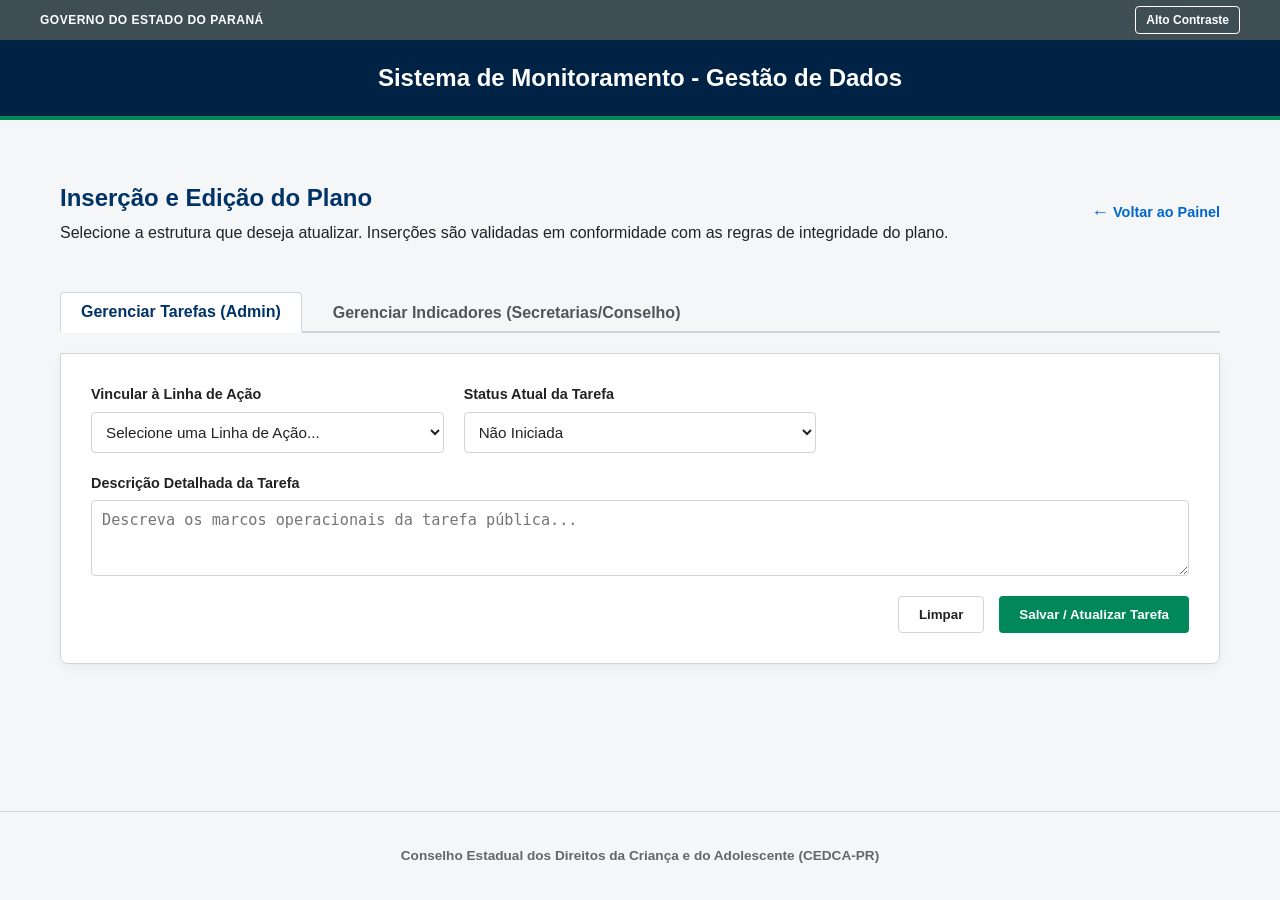
<file: prototipo/telas/gerenciar-dados/gerenciar-dados.html>
<!DOCTYPE html>

<html lang="pt-BR">
<head>
    <meta charset="UTF-8">
    <meta name="viewport" content="width=device-width, initial-scale=1.0">
    <title>Gerenciar Dados - Plano Decenal</title>
    <link rel="stylesheet" href="../home/style.css">
    <style>
        :root {
            --cedca-blue-dark: #002244;
            --cedca-blue-medium: #003366;
            --cedca-blue-light: #0066cc;
            --cedca-green: #00875a;
            --gov-gray: #f4f6f8;
            --text-dark: #222222;
            --text-muted: #555556;
            --border-color: #d1d5db;
            --card-bg: #ffffff;
        }

body {
    font-family: 'Helvetica Neue', Helvetica, Arial, sans-serif;
    color: var(--text-dark);
    background-color: var(--gov-gray);
    margin: 0;
    padding: 0;
    line-height: 1.5;
    display: flex;
    flex-direction: column;
    min-height: 100vh;
}

.header-governo { padding: 6px 0 !important; }
.btn-contraste {
    background-color: transparent;
    color: #ffffff;
    border: 1px solid #ffffff;
    padding: 6px 10px;
    border-radius: 4px;
    font-weight: bold;
    cursor: pointer;
    font-size: 12px;
}

.header-sistema {
    background-color: var(--cedca-blue-dark);
    color: white;
    padding: 20px;
    border-bottom: 4px solid var(--cedca-green);
    text-align: center;
}
.header-sistema h1 { margin: 0; font-size: 1.5rem; }

.navbar-principal { background-color: var(--cedca-blue-medium); }

.main-container {
    flex: 1;
    width: 100%;
    max-width: 1200px;
    margin: 0 auto;
    padding: 30px 20px;
    box-sizing: border-box;
}

.page-intro h2 { color: var(--cedca-blue-medium); margin-bottom: 8px; }

/* Abas de Navegação Interna */
.tabs-container {
    display: flex;
    gap: 10px;
    margin-bottom: 20px;
    border-bottom: 2px solid var(--border-color);
}

.tab-btn {
    padding: 10px 20px;
    border: 1px solid transparent;
    background: none;
    font-size: 1rem;
    font-weight: bold;
    color: var(--text-muted);
    cursor: pointer;
    border-bottom: none;
    border-radius: 4px 4px 0 0;
    margin-bottom: -2px;
}

.tab-btn.active {
    background-color: var(--card-bg);
    border-color: var(--border-color);
    color: var(--cedca-blue-medium);
    border-bottom: 2px solid var(--card-bg);
}

.tab-content {
    display: none;
    background-color: var(--card-bg);
    border: 1px solid var(--border-color);
    border-radius: 0 0 8px 8px;
    padding: 30px;
    box-shadow: 0 4px 12px rgba(0,0,0,0.05);
}

.tab-content.active { display: block; }

.form-grid {
    display: grid;
    grid-template-columns: repeat(auto-fit, minmax(280px, 1fr));
    gap: 20px;
}

.form-group { display: flex; flex-direction: column; }
.form-group.full-width { grid-column: 1 / -1; }

.form-group label {
    font-weight: 600;
    font-size: 0.9rem;
    margin-bottom: 6px;
}

.form-group input, .form-group select, .form-group textarea {
    padding: 10px;
    border: 1px solid var(--border-color);
    border-radius: 4px;
    font-size: 0.95rem;
    background-color: var(--card-bg);
    color: var(--text-dark);
}

.import-box {
    grid-column: 1 / -1;
    background-color: #f8fafc;
    border: 1px dashed var(--border-color);
    border-radius: 8px;
    padding: 18px;
}

.import-box h3 {
    margin: 0 0 8px 0;
    color: var(--cedca-blue-medium);
    font-size: 1rem;
}

.import-box p {
    margin: 0 0 12px 0;
    color: var(--text-muted);
    font-size: 0.9rem;
}

.import-help {
    margin-top: 6px;
    font-size: 0.85rem;
    color: var(--text-muted);
}

.actions-row {
    display: flex;
    justify-content: flex-end;
    gap: 15px;
    margin-top: 20px;
    flex-wrap: wrap;
}

.btn {
    padding: 10px 20px;
    border: none;
    border-radius: 4px;
    font-weight: bold;
    cursor: pointer;
}
.btn-primary { background-color: var(--cedca-green); color: white; }
.btn-secondary { background-color: transparent; border: 1px solid var(--border-color); color: var(--text-dark); }

/* Estilo da Tabela de Logs e Histórico Imutável */
.history-section {
    margin-top: 40px;
    border-top: 2px dashed var(--border-color);
    padding-top: 20px;
}

.history-table {
    width: 100%;
    border-collapse: collapse;
    margin-top: 15px;
    font-size: 0.9rem;
}

.history-table th, .history-table td {
    border: 1px solid var(--border-color);
    padding: 10px;
    text-align: left;
}

.history-table th { background-color: var(--gov-gray); color: var(--cedca-blue-medium); }

/* Alto Contraste */
body.high-contrast { background-color: #000000 !important; color: #ffffff !important; }
body.high-contrast .header-governo { background-color: #000000 !important; border-bottom: 1px solid #ffff00 !important; }
body.high-contrast .header-sistema { background-color: #000000 !important; border-bottom-color: #ffff00 !important; }
body.high-contrast .tab-content { background-color: #111111 !important; border-color: #ffffff !important; }
body.high-contrast .tab-btn.active { background-color: #111111 !important; color: #ffff00 !important; border-color: #ffffff #ffffff #111111 #ffffff; }
body.high-contrast .form-group input, body.high-contrast .form-group select, body.high-contrast .form-group textarea { background-color: #000000 !important; color: #ffffff !important; border-color: #ffffff !important; }
body.high-contrast .btn-primary { background-color: #ffff00 !important; color: #000000 !important; }
body.high-contrast .btn-secondary { color: #ffffff !important; border-color: #ffffff !important; }
body.high-contrast .history-table th { background-color: #222222 !important; color: #ffff00 !important; }
body.high-contrast .import-box { background-color: #111111 !important; border-color: #ffffff !important; }
body.high-contrast .import-box h3 { color: #ffff00 !important; }
body.high-contrast .import-box p,
body.high-contrast .import-help { color: #ffffff !important; }

</style>

</head>
<body>

<header class="header-governo">
    <div class="container header-gov-content">
        <span class="gov-logo-text">GOVERNO DO ESTADO DO PARANÁ</span>
        <button class="btn-contraste" onclick="alternarContraste()">Alto Contraste</button>
    </div>
</header>

<header class="header-sistema">
    <h1>Sistema de Monitoramento - Gestão de Dados</h1>
</header>

<!--
<nav class="navbar-principal">
    <div class="container nav-container">
        <ul class="nav-links">
            <li><a href="../home/index.html">Página Inicial</a></li>
            <li><a href="../busca-filtro/busca-filtro.html">Busca/Filtros</a></li>
            <li><a href="../indicadores/indicadores.html">Indicadores</a></li>
            <li><a href="../painel-administrativo/adm.html" class="active">Painel Administrativo</a></li>
        </ul>
        <ul class="nav-auth">
            <li><a href="../login/login.html" class="btn-login">Sair</a></li>
        </ul>
    </div>
</nav>
-->

<main class="main-container">
    <section class="page-intro">
        <div style="display: flex; justify-content: space-between; align-items: center; flex-wrap: wrap; gap: 10px;">
            <div>
                <h2 style="margin: 0;">Inserção e Edição do Plano</h2>
                <p style="margin: 5px 0 0 0;">Selecione a estrutura que deseja atualizar. Inserções são validadas em conformidade com as regras de integridade do plano.</p>
            </div>
            <a href="../painel-administrativo/adm.html" style="display: inline-flex; align-items: center; gap: 4px; font-size: 0.9rem; font-weight: 600; color: var(--cedca-blue-light, #0066cc); text-decoration: none; white-space: nowrap;">
                <span style="font-size: 1.1rem;">←</span> Voltar ao Painel
            </a>
        </div>
    </section>

<div class="tabs-container">
    <button class="tab-btn active" onclick="switchTab('tarefas')">Gerenciar Tarefas (Admin)</button>
    <button class="tab-btn" onclick="switchTab('indicadores')">Gerenciar Indicadores (Secretarias/Conselho)</button>
</div>

<!-- ABA TAREFAS -->

<div id="tarefas" class="tab-content active">
    <form onsubmit="salvarTarefa(event)">
        <div class="form-grid">
            <div class="form-group">
                <label for="tarefa-id">Vincular à Linha de Ação</label>
                <select id="tarefa-id" required>
                    <option value="">Selecione uma Linha de Ação...</option>
                    <option value="1">LA 1.1 - Qualificar os mecanismos de monitoramento educacional</option>
                    <option value="2">LA 2.1 - Promover a integração das informações assistenciais</option>
                </select>
            </div>

        <div class="form-group">
            <label for="tarefa-status">Status Atual da Tarefa</label>
            <select id="tarefa-status" required>
                <option value="Não Iniciada">Não Iniciada</option>
                <option value="Em Andamento">Em Andamento</option>
                <option value="Concluída">Concluída</option>
            </select>
        </div>

        <div class="form-group full-width">
            <label for="tarefa-nome">Descrição Detalhada da Tarefa</label>
            <textarea id="tarefa-nome" rows="3" required placeholder="Descreva os marcos operacionais da tarefa pública..."></textarea>
        </div>
    </div>

    <div class="actions-row">
        <button type="button" class="btn btn-secondary">Limpar</button>
        <button type="submit" class="btn btn-primary">Salvar / Atualizar Tarefa</button>
    </div>
</form>

<!-- Histórico Imutável de Auditoria (Restrito conforme RN09) -->
 <!--
<div class="history-section">
    <h3>Histórico de Atualizações da Tarefa</h3>
    <table class="history-table">
        <thead>
            <tr>
                <th>Data/Hora</th>
                <th>Ação</th>
                <th>Usuário Responsável</th>
                <th>Modificação</th>
            </tr>
        </thead>
        <tbody>
            <tr>
                <td>26/06/2026 14:22</td>
                <td>Alteração</td>
                <td>Carlos Silva (Admin)</td>
                <td>Status alterado para "Em Andamento"</td>
            </tr>
        </tbody>
    </table>
</div>
-->

</div>

<!-- ABA INDICADORES -->

<div id="indicadores" class="tab-content">
    <form onsubmit="salvarIndicador(event)">
        <div class="form-grid">
            <div class="form-group">
                <label for="ind-vinculo">Vincular à Tarefa Operacional</label>
                <select id="ind-vinculo" required>
                    <option value="">Selecione a tarefa correspondente...</option>
                    <option value="1">Tarefa 1.1.1 - Mapeamento das taxas de evasão</option>
                    <option value="2">Tarefa 2.1.2 - Consolidação do prontuário nutricional</option>
                </select>
            </div>

        <div class="form-group">
            <label for="ind-nome">Nome do Indicador</label>
            <input type="text" id="ind-nome" required placeholder="Ex: Percentual de evasão escolar corrigida">
        </div>

        <div class="form-group">
            <label for="ind-tipo">Identidade Visual / Tipo de Métrica</label>
            <select id="ind-tipo" required>
                <option value="Percentual">Taxa / Percentual (%)</option>
                <option value="Absoluto">Índice Absoluto (Inteiro)</option>
                <option value="Cronograma">Evolução Temporal / Quadrimestre</option>
            </select>
        </div>

        <div class="form-group">
            <label for="ind-valor">Valor Atual Registrado</label>
            <input type="text" id="ind-valor" required placeholder="Insira o dado numérico ou percentual">
        </div>

        <div class="import-box">
            <h3>Importar dados de indicadores</h3>
            <p>Envie um arquivo para atualizar ou complementar indicadores vinculados às tarefas. Os dados serão validados antes do registro.</p>

            <div class="form-group">
                <label for="arquivo-indicadores">Arquivo de importação</label>
                <input type="file" id="arquivo-indicadores" accept=".csv,.xlsx,.pdf">
                <span class="import-help">Formatos aceitos: CSV, XLSX e PDF.</span>
            </div>
        </div>
    </div>

    <div class="actions-row">
        <button type="button" class="btn btn-secondary">Limpar</button>
        <button type="button" class="btn btn-secondary" onclick="importarIndicadores()">Importar Arquivo</button>
        <button type="submit" class="btn btn-primary">Cadastrar / Modificar Indicador</button>
    </div>
</form>

<!---
<div class="history-section">
    <h3>Histórico de Atualizações do Indicador</h3>
    <table class="history-table">
        <thead>
            <tr>
                <th>Data/Hora</th>
                <th>Ação</th>
                <th>Usuário Responsável</th>
                <th>Modificação</th>
            </tr>
        </thead>
        <tbody>
            <tr>
                <td>25/06/2026 09:15</td>
                <td>Adição</td>
                <td>Ana Costa (SEED)</td>
                <td>Inserção inicial do indicador de evasão no sistema</td>
            </tr>
        </tbody>
    </table>
</div>
-->

</div>

</main>

<footer class="cedca-footer">
    <p><strong>Conselho Estadual dos Direitos da Criança e do Adolescente (CEDCA-PR)</strong></p>
</footer>

<script>
    function alternarContraste() {
        document.body.classList.toggle("high-contrast");
    }

    function switchTab(tabId) {
        document.querySelectorAll('.tab-content').forEach(el => el.classList.remove('active'));
        document.querySelectorAll('.tab-btn').forEach(el => el.classList.remove('active'));
        
        document.getElementById(tabId).classList.add('active');
        event.target.classList.add('active');
    }

    function salvarTarefa(event) {
        event.preventDefault();
        alert("Operação validada com sucesso! Atualização gravada de forma imutável no histórico da tarefa.");
    }

    function salvarIndicador(event) {
        event.preventDefault();
        alert("Dados do indicador validados e salvos com sucesso no escopo da jurisdição.");
    }

    function importarIndicadores() {
        const arquivo = document.getElementById("arquivo-indicadores").files[0];

        if (!arquivo) {
            alert("Selecione um arquivo CSV, XLSX ou PDF para importar.");
            return;
        }

        alert(`Arquivo "${arquivo.name}" recebido. Os dados serão validados antes de serem salvos no sistema.`);
    }
</script>

</body>
</html>
</file>
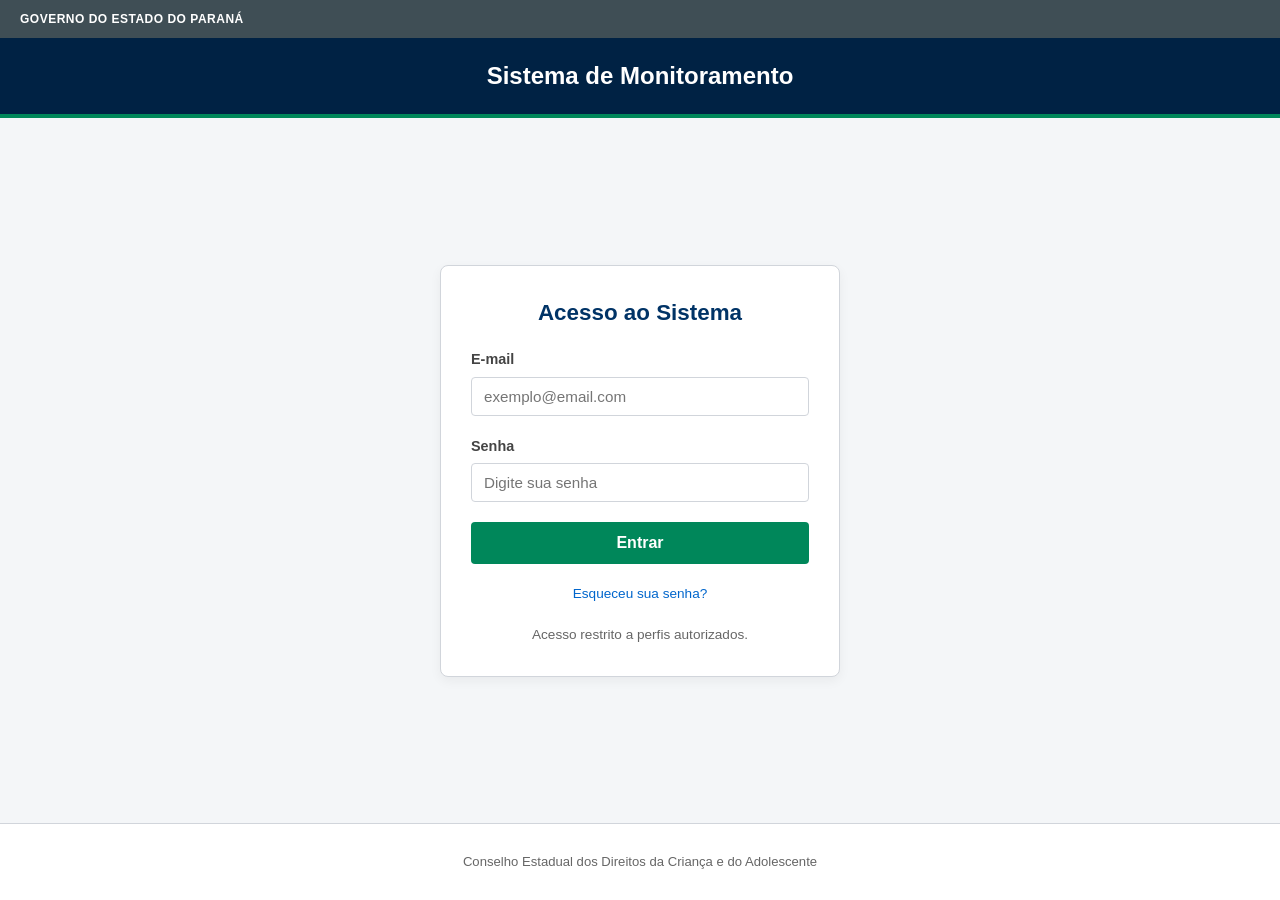
<file: prototipo/telas/home/login.html>
<!DOCTYPE html>
<html lang="pt-BR">
<head>
    <meta charset="UTF-8">
    <meta name="viewport" content="width=device-width, initial-scale=1.0">
    <title>Login - Sistema de Monitoramento</title>
    <style>
        /* Reutilização da Paleta de Cores do seu Exemplo */
        :root {
            --bg-gov-first: #3f4e55;
            --cedca-blue-dark: #002244;
            --cedca-blue-medium: #003366;
            --cedca-blue-light: #0066cc;
            --cedca-green: #00875a;
            --gov-gray: #f4f6f8;
            --text-dark: #222222;
            --border-color: #d1d5db;
        }

        body {
            font-family: 'Helvetica Neue', Helvetica, Arial, sans-serif;
            color: var(--text-dark);
            background-color: var(--gov-gray); /* Fundo cinza claro para destacar o card */
            margin: 0;
            padding: 0;
            line-height: 1.5;
            display: flex;
            flex-direction: column;
            min-height: 100vh;
        }

        /* Estrutura dos Headers baseada no exemplo */
        .header-governo {
            background-color: var(--bg-gov-first);
            color: #ffffff;
            font-size: 12px;
            padding: 10px 20px;
            font-weight: bold;
            letter-spacing: 0.5px;
        }

        .header-sistema {
            background-color: var(--cedca-blue-dark);
            color: white;
            padding: 20px;
            border-bottom: 4px solid var(--cedca-green);
            text-align: center;
        }

        .header-sistema h1 { 
            margin: 0; 
            font-size: 1.5rem; 
            font-weight: 800; 
        }

        /* Container de Centralização do Login */
        .login-wrapper {
            flex: 1;
            display: flex;
            justify-content: center;
            align-items: center;
            padding: 20px;
        }

        /* Card do Formulário */
        .login-card {
            background-color: #ffffff;
            border: 1px solid var(--border-color);
            border-radius: 8px;
            box-shadow: 0 4px 12px rgba(0,0,0,0.05);
            width: 100%;
            max-width: 400px;
            padding: 30px;
            box-sizing: border-box;
        }

        .login-card h2 {
            color: var(--cedca-blue-medium);
            margin-top: 0;
            margin-bottom: 20px;
            font-size: 1.4rem;
            text-align: center;
        }

        /* Estilização dos Inputs e Labels */
        .form-group {
            margin-bottom: 20px;
        }

        .form-group label {
            display: block;
            margin-bottom: 6px;
            font-weight: 600;
            font-size: 0.9rem;
            color: #444;
        }

        .form-group input {
            width: 100%;
            padding: 10px 12px;
            border: 1px solid var(--border-color);
            border-radius: 4px;
            font-size: 0.95rem;
            box-sizing: border-box;
            transition: border-color 0.2s;
        }

        .form-group input:focus {
            outline: none;
            border-color: var(--cedca-blue-light);
        }

        /* Botão de Entrar herdando o estilo do seu btn-login */
        .btn-submit {
            width: 100%;
            background-color: var(--cedca-green);
            color: white;
            border: none;
            padding: 12px;
            font-size: 1rem;
            font-weight: 600;
            border-radius: 4px;
            cursor: pointer;
            transition: background-color 0.2s;
        }

        .btn-submit:hover {
            background-color: #00a66f;
        }

        .login-footer {
            margin-top: 20px;
            text-align: center;
            font-size: 0.85rem;
        }

        .login-footer a {
            color: var(--cedca-blue-light);
            text-decoration: none;
        }

        .login-footer a:hover {
            text-decoration: underline;
        }

        /* Rodapé simplificado */
        .cedca-footer {
            background-color: #ffffff;
            color: #666;
            text-align: center;
            padding: 15px 0;
            border-top: 1px solid var(--border-color);
            font-size: 0.82rem;
        }
    </style>
</head>
<body>

    <!-- Primeiro Header identitário -->
    <div class="header-governo">
        GOVERNO DO ESTADO DO PARANÁ
    </div>

    <!-- Segundo Header identitário -->
    <div class="header-sistema">
        <h1>Sistema de Monitoramento</h1>
    </div>

    <!-- Área Central de Login -->
    <div class="login-wrapper">
        <div class="login-card">
            <h2>Acesso ao Sistema</h2>
            
            <!-- Formulário apontando para a sua tela adm.html após o clique -->
            <form action="../painel-administrativo/adm.html" method="GET">
                <div class="form-group">
                    <label for="email">E-mail</label>
                    <input type="email" id="email" required placeholder="exemplo@email.com">
                </div>
                
                <div class="form-group">
                    <label for="password">Senha</label>
                    <input type="password" id="password" required placeholder="Digite sua senha">
                </div>

                <button type="submit" class="btn-submit">Entrar</button>
            </form>

            <div class="login-footer">
                <a href="#">Esqueceu sua senha?</a>
                <br><br>
                <span style="color: #666;">Acesso restrito a perfis autorizados.</span>
            </div>
        </div>
    </div>

    <!-- Rodapé -->
    <div class="cedca-footer">
        <p>Conselho Estadual dos Direitos da Criança e do Adolescente</p>
    </div>

</body>
</html>
</file>
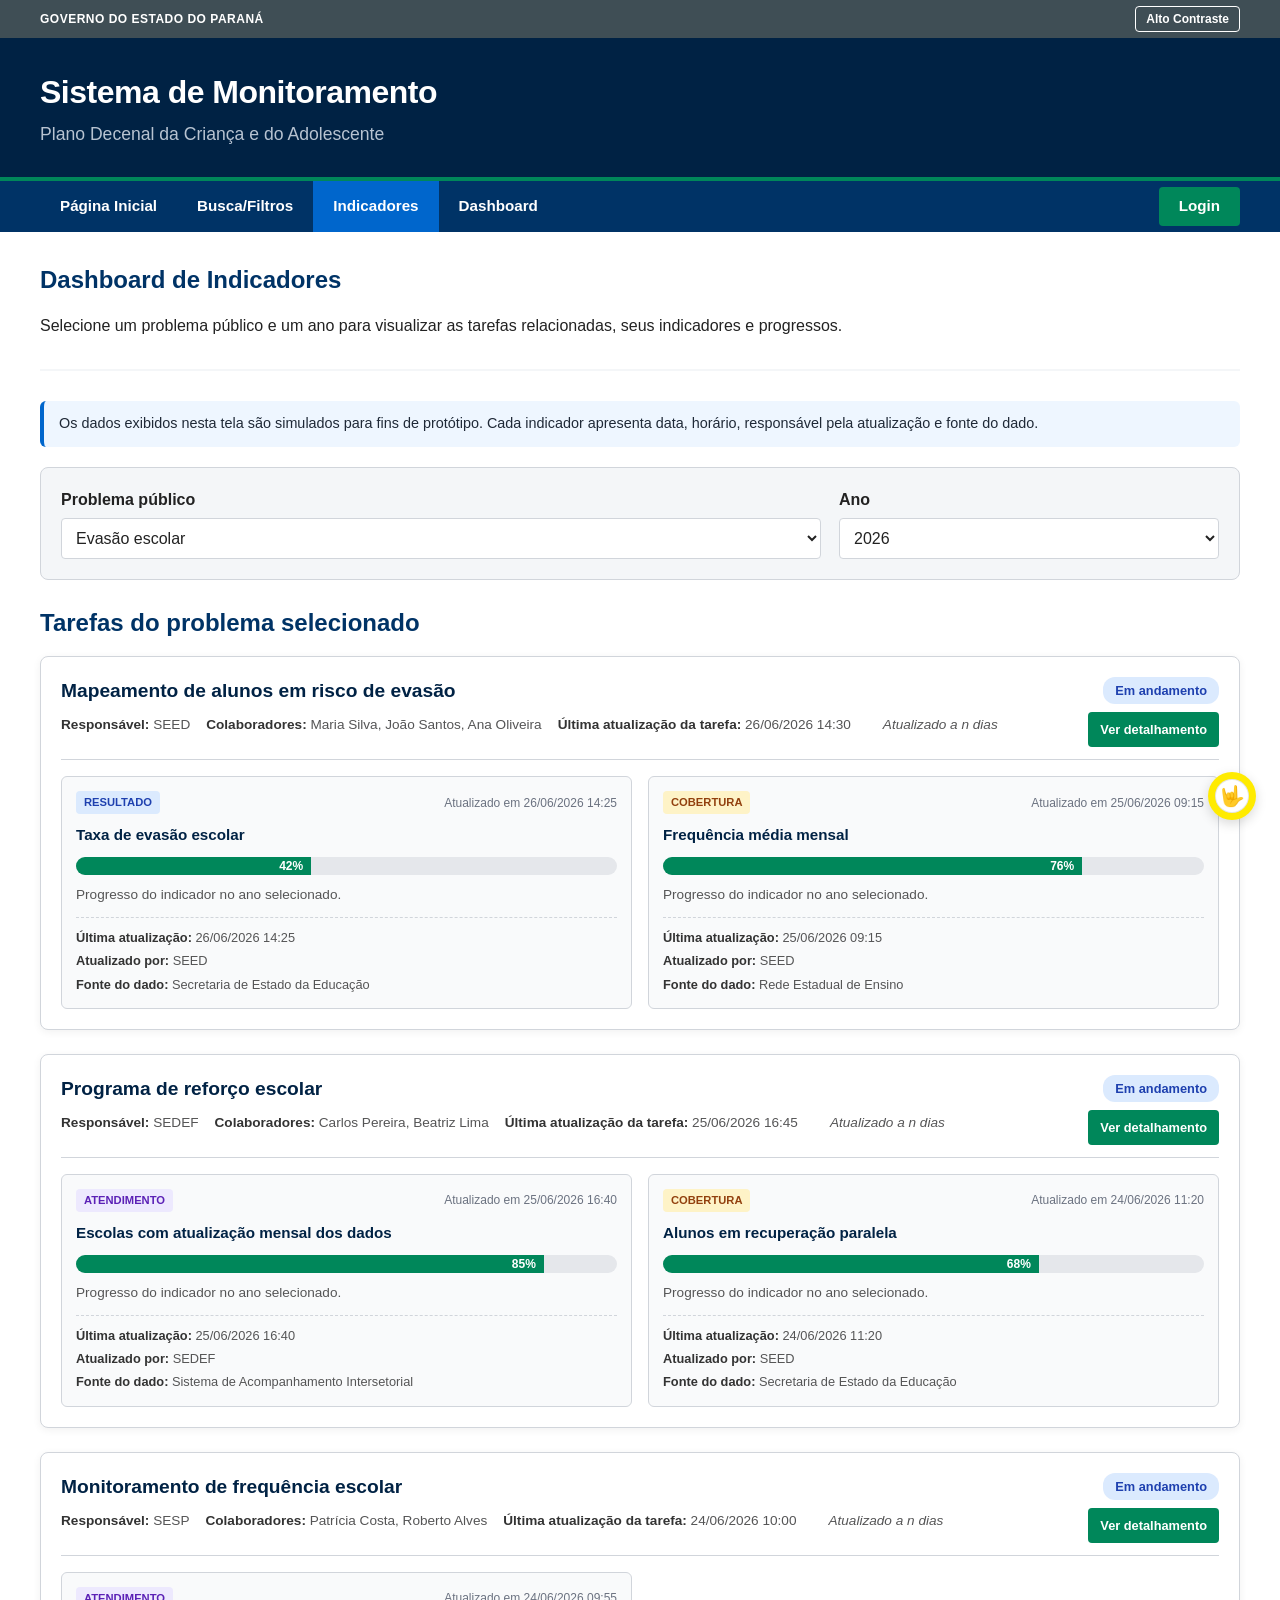
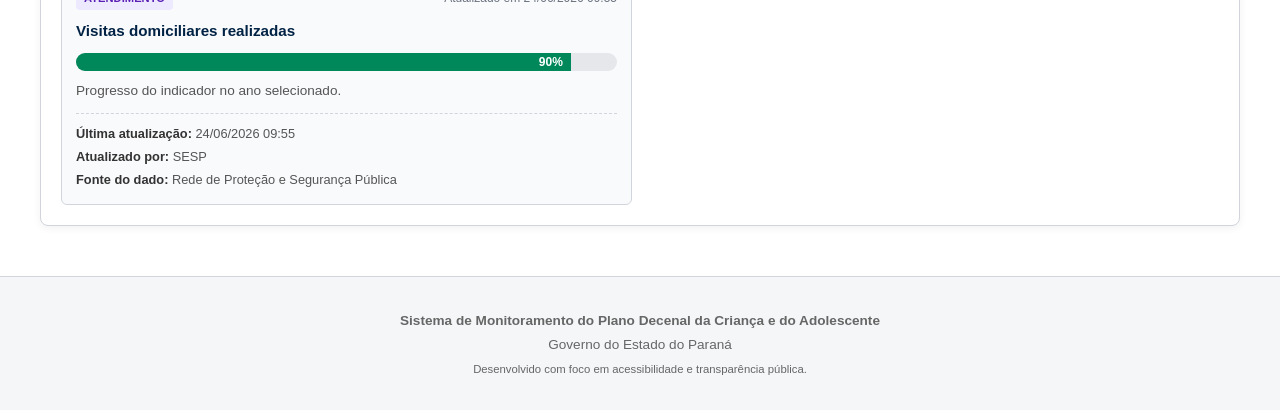
<file: prototipo/telas/indicadores/indicadores.html>
<!DOCTYPE html>

<html lang="pt-BR">
<head>
  <meta charset="UTF-8">
  <meta name="viewport" content="width=device-width, initial-scale=1.0">
  <title>Indicadores - Sistema de Monitoramento</title>

  <!-- Importa a folha de estilos padrão e idêntica da Home -->

  <link rel="stylesheet" href="../home/style.css">

  <style>
    /* Ajuste de precisão para neutralizar o tamanho do botão e fixar a altura do header em 38px */
    .header-governo {
      padding: 6px 0 !important;
    }

    /* Mantém o visual do botão de alto contraste solicitado, mas com travas de tamanho */
    .btn-contraste {
      background-color: transparent;
      color: #ffffff;
      border: 1px solid #ffffff;
      padding: 6px 10px;
      border-radius: 4px;
      font-weight: bold;
      cursor: pointer;
      transition: opacity 0.2s;
      font-family: inherit;
      font-size: 12px;
      line-height: 1;
      margin: 0;
    }

    .btn-contraste:hover {
      opacity: 0.9;
    }

    /* Estilos customizados e exclusivos do Dashboard de Indicadores */
    .filters-panel {
      background-color: var(--gov-gray);
      border: 1px solid var(--border-color);
      border-radius: 8px;
      padding: 20px;
      margin-bottom: 25px;
      display: grid;
      grid-template-columns: 2fr 1fr;
      gap: 18px;
    }

    .filters-panel label {
      display: block;
      font-weight: bold;
      margin-bottom: 6px;
    }

    .filters-panel select {
      width: 100%;
      padding: 10px;
      border: 1px solid var(--border-color);
      border-radius: 4px;
      background-color: #ffffff;
      color: var(--text-dark);
      font-size: 1rem;
    }

    .summary-cards {
      display: grid;
      grid-template-columns: repeat(3, minmax(0, 1fr));
      gap: 18px;
      margin-bottom: 25px;
    }

    .summary-card {
      border: 1px solid var(--border-color);
      border-radius: 8px;
      background-color: #ffffff;
      padding: 18px;
      box-shadow: 0 2px 8px rgba(0, 0, 0, 0.06);
    }

    .summary-card span {
      display: block;
      color: #555556;
      font-size: 0.9rem;
      margin-bottom: 8px;
    }

    .summary-card strong {
      color: var(--cedca-blue-dark);
      font-size: 1.8rem;
    }

    .dashboard-title {
      color: var(--cedca-blue-medium);
      margin: 25px 0 15px 0;
    }

    .prototype-note {
      background-color: #eef6ff;
      border-left: 4px solid var(--cedca-blue-light);
      padding: 12px 15px;
      border-radius: 6px;
      margin-bottom: 20px;
      font-size: 0.9rem;
      color: #1f2937;
    }

    /* Cards de Tarefas - Lista Flex */
    .tarefas-lista {
      display: flex;
      flex-direction: column;
      gap: 24px;
    }

    .tarefa-card {
      border: 1px solid var(--border-color);
      border-radius: 8px;
      background-color: #ffffff;
      padding: 20px;
      box-shadow: 0 2px 8px rgba(0, 0, 0, 0.06);
    }

    .tarefa-header {
      display: flex;
      justify-content: space-between;
      align-items: flex-start;
      margin-bottom: 16px;
      padding-bottom: 12px;
      border-bottom: 1px solid var(--border-color);
    }

    .tarefa-titulo-area h3 {
      margin: 0 0 8px 0;
      color: var(--cedca-blue-dark);
      font-size: 1.2rem;
    }

    .tarefa-meta {
      display: flex;
      gap: 16px;
      flex-wrap: wrap;
    }

    .meta-item {
      display: flex;
      align-items: center;
      gap: 6px;
      font-size: 0.85rem;
      color: #555556;
    }

    .meta-item strong {
      color: #333;
    }

    .meta-icone {
      font-size: 1rem;
    }

    .tarefa-status {
      display: inline-block;
      padding: 4px 12px;
      border-radius: 12px;
      font-size: 0.8rem;
      font-weight: bold;
      background-color: #dbeafe;
      color: #1e40af;
    }

    .tarefa-actions {
      display: flex;
      flex-direction: column;
      gap: 8px;
      align-items: flex-end;
    }

    .btn-detalhamento {
      display: inline-block;
      padding: 8px 12px;
      background-color: var(--cedca-green);
      color: #ffffff;
      border-radius: 4px;
      font-size: 0.8rem;
      font-weight: bold;
      text-decoration: none;
    }

    .btn-detalhamento:hover {
      opacity: 0.9;
    }

    /* Grid de Indicadores dentro da Tarefa */
    .indicadores-grid {
      display: grid;
      grid-template-columns: repeat(2, minmax(0, 1fr));
      gap: 16px;
    }

    .indicador-card {
      border: 1px solid var(--border-color);
      border-radius: 6px;
      background-color: #f9fafb;
      padding: 14px;
    }

    .indicador-header {
      display: flex;
      justify-content: space-between;
      align-items: center;
      margin-bottom: 10px;
      gap: 10px;
    }

    .indicator-type {
      display: inline-block;
      font-size: 0.7rem;
      font-weight: bold;
      text-transform: uppercase;
      padding: 3px 8px;
      border-radius: 4px;
    }

    .tipo-resultado { background-color: #dbeafe; color: #1e40af; }
    .tipo-cobertura { background-color: #fef3c7; color: #92400e; }
    .tipo-atendimento { background-color: #ede9fe; color: #5b21b6; }

    .indicador-atualizacao {
      font-size: 0.75rem;
      color: #6b7280;
      text-align: right;
    }

    .indicador-card h4 {
      margin: 0 0 10px 0;
      font-size: 0.95rem;
      color: var(--cedca-blue-dark);
    }

    .progress-bar {
      width: 100%;
      height: 18px;
      background-color: #e5e7eb;
      border-radius: 12px;
      overflow: hidden;
      margin: 10px 0;
    }

    .progress-value {
      height: 100%;
      color: #ffffff;
      font-size: 0.75rem;
      font-weight: bold;
      text-align: right;
      padding-right: 8px;
      line-height: 18px;
      background-color: var(--cedca-green);
    }

    .indicador-card p {
      color: #555556;
      font-size: 0.85rem;
      margin: 0;
    }

    .indicador-info-publica {
      margin-top: 12px;
      padding-top: 10px;
      border-top: 1px dashed var(--border-color);
      display: flex;
      flex-direction: column;
      gap: 4px;
      font-size: 0.8rem;
      color: #555556;
    }

    .indicador-info-publica strong {
      color: #333333;
    }

    /* Botão Flutuante VLibras */
    .vlibras-floating {
      position: fixed;
      bottom: 80px;
      right: 24px;
      z-index: 999;
      display: flex;
      flex-direction: column;
      gap: 8px;
    }

    .vlibras-button {
      width: 48px;
      height: 48px;
      background-color: #FFEB00;
      border: none;
      border-radius: 50%;
      box-shadow: 0 4px 12px rgba(0, 0, 0, 0.15);
      display: flex;
      align-items: center;
      justify-content: center;
      cursor: pointer;
      transition: all 0.3s ease;
      padding: 0;
    }

    .vlibras-button:hover {
      opacity: 0.9;
      transform: scale(1.1);
      box-shadow: 0 6px 16px rgba(0, 0, 0, 0.2);
    }

    .vlibras-button:active {
      transform: scale(0.95);
    }

    .vlibras-button:focus-visible {
      outline: 3px solid #1e40af;
      outline-offset: 2px;
    }

    .vlibras-icon-wrapper {
      width: 32px;
      height: 32px;
      border-radius: 50%;
      overflow: hidden;
      display: flex;
      align-items: center;
      justify-content: center;
      background-color: #ffffff;
      border: 1px solid rgba(0, 0, 0, 0.1);
    }

    .vlibras-icon {
      font-size: 20px;
      font-weight: bold;
      color: #1e40af;
      line-height: 1;
      user-select: none;
    }

    /* Ajuste para Alto Contraste */
    body.high-contrast .vlibras-button {
      background-color: #ffff00 !important;
      border: 2px solid #ffffff !important;
      box-shadow: 0 0 0 2px #000000, 0 4px 12px rgba(255, 255, 255, 0.3) !important;
    }

    body.high-contrast .vlibras-icon-wrapper {
      background-color: #000000 !important;
      border-color: #ffff00 !important;
    }

    body.high-contrast .vlibras-icon {
      color: #ffff00 !important;
    }

    /* Responsividade para dispositivos móveis */
    @media (max-width: 768px) {
      .vlibras-floating {
        bottom: 70px;
        right: 16px;
      }
      
      .vlibras-button {
        width: 44px;
        height: 44px;
      }
      
      .vlibras-icon-wrapper {
        width: 28px;
        height: 28px;
      }
      
      .vlibras-icon {
        font-size: 18px;
      }
    }

    /* Animação de pulsar para chamar atenção */
    @keyframes vlibras-pulse {
      0% {
        box-shadow: 0 0 0 0 rgba(255, 235, 0, 0.7);
      }
      70% {
        box-shadow: 0 0 0 10px rgba(255, 235, 0, 0);
      }
      100% {
        box-shadow: 0 0 0 0 rgba(255, 235, 0, 0);
      }
    }

    .vlibras-button.pulse-animation {
      animation: vlibras-pulse 2s infinite;
    }

    /* Regras para o funcionamento do Alto Contraste nesta tela */
    body.high-contrast {
      background-color: #000000 !important;
      color: #ffffff !important;
    }

    body.high-contrast .header-governo { 
      background-color: #000000 !important; 
      border-bottom: 1px solid #ffff00 !important; 
    }

    body.high-contrast .header-sistema { 
      background-color: #000000 !important; 
      border-bottom-color: #ffff00 !important; 
    }

    body.high-contrast .navbar-principal {
      background-color: #111111 !important;
    }

    body.high-contrast .summary-card, 
    body.high-contrast .tarefa-card,
    body.high-contrast .indicador-card, 
    body.high-contrast .filters-panel,
    body.high-contrast .prototype-note { 
      background-color: #111111 !important; 
      border-color: #ffffff !important; 
    }

    body.high-contrast .indicador-card {
      background-color: #1a1a1a !important;
    }

    body.high-contrast .summary-card strong,
    body.high-contrast .tarefa-titulo-area h3,
    body.high-contrast .indicador-card h4,
    body.high-contrast .dashboard-title,
    body.high-contrast .page-intro h2 {
      color: #ffff00 !important;
    }

    body.high-contrast .summary-card span,
    body.high-contrast .meta-item,
    body.high-contrast .indicador-card p,
    body.high-contrast .indicador-atualizacao,
    body.high-contrast .prototype-note,
    body.high-contrast .indicador-info-publica {
      color: #eeeeee !important;
    }

    body.high-contrast .meta-item strong,
    body.high-contrast .indicador-info-publica strong {
      color: #ffff00 !important;
    }

    body.high-contrast .filters-panel select { 
      background-color: #000000 !important; 
      color: #ffffff !important; 
      border-color: #ffffff !important; 
    }

    body.high-contrast .tarefa-header {
      border-bottom-color: #ffff00 !important;
    }

    body.high-contrast .indicador-info-publica {
      border-top-color: #ffff00 !important;
    }

    body.high-contrast .btn-detalhamento {
      background-color: #ffff00 !important;
      color: #000000 !important;
    }

    @media (max-width: 850px) {
      .filters-panel,
      .summary-cards,
      .indicadores-grid {
        grid-template-columns: 1fr;
      }

      .tarefa-header {
        flex-direction: column;
        gap: 12px;
      }

      .tarefa-actions {
        align-items: flex-start;
      }

      .indicador-header {
        align-items: flex-start;
      }

      .indicador-atualizacao {
        text-align: left;
      }
    }
  </style>

</head>

<body>
  <!-- Primeiro Header -->
  <header class="header-governo">
    <div class="container header-gov-content">
      <span class="gov-logo-text">GOVERNO DO ESTADO DO PARANÁ</span>
      <button class="btn-contraste" onclick="alternarContraste()">Alto Contraste</button>
    </div>
  </header>

  <!-- Segundo Header -->

  <header class="header-sistema">
    <div class="container header-sis-content">
      <div class="sistema-titulo-area">
        <h1>Sistema de Monitoramento</h1>
        <p>Plano Decenal da Criança e do Adolescente</p>
      </div>
    </div>
  </header>

  <!-- Navbar Extensível -->

  <nav class="navbar-principal">
    <div class="container nav-container">
      <ul class="nav-links">
        <li><a href="../home/index.html">Página Inicial</a></li>
        <li><a href="../busca-filtro/busca-filtro.html">Busca/Filtros</a></li>
        <li><a href="indicadores.html" class="active">Indicadores</a></li>
        <li><a href="../dashboard/index.html">Dashboard</a></li>
      </ul>

  <ul class="nav-auth">
    <li><a href="../login/login.html" class="btn-login">Login</a></li>
  </ul>
</div>

  </nav>

  <!-- Conteúdo Principal -->

  <main class="container">
    <section class="page-intro">
      <h2>Dashboard de Indicadores</h2>
      <p>
        Selecione um problema público e um ano para visualizar as tarefas relacionadas,
        seus indicadores e progressos.
      </p>
    </section>

<div class="prototype-note">
  Os dados exibidos nesta tela são simulados para fins de protótipo. Cada indicador apresenta data, horário, responsável pela atualização e fonte do dado.
</div>

<!-- Filtros -->

<section class="filters-panel">
  <div>
    <label for="problema">Problema público</label>
    <select id="problema" onchange="atualizarDashboard()">
      <option value="educacao">Evasão escolar</option>
      <option value="seguranca-alimentar">Segurança alimentar</option>
      <option value="saude-mental">Saúde mental</option>
      <option value="violencia">Violência infantil</option>
    </select>
  </div>

  <div>
    <label for="ano">Ano</label>
    <select id="ano" onchange="atualizarDashboard()">
      <option value="2026">2026</option>
      <option value="2025">2025</option>
      <option value="2024">2024</option>
    </select>
  </div>
</section>

<h2 class="dashboard-title">Tarefas do problema selecionado</h2>

<!-- Lista de Tarefas -->

<section class="tarefas-lista" id="tarefasContainer">
</section>

  </main>

  <!-- Rodapé -->

  <footer class="cedca-footer">
    <div class="container">
      <p><strong>Sistema de Monitoramento do Plano Decenal da Criança e do Adolescente</strong></p>
      <p>Governo do Estado do Paraná</p>
      <small>Desenvolvido com foco em acessibilidade e transparência pública.</small>
    </div>
  </footer>

  <!-- Botão Flutuante VLibras -->

  <div class="vlibras-floating">
    <button class="vlibras-button" title="VLibras - Acessibilidade em Libras" aria-label="Abrir VLibras - Tradutor de Libras">
      <div class="vlibras-icon-wrapper">
        <span class="vlibras-icon" aria-hidden="true">🤟</span>
      </div>
    </button>
  </div>

  <script>
    const dadosIndicadores = {
      "educacao": {
        status: "Em andamento",
        tarefas: [
          {
            titulo: "Mapeamento de alunos em risco de evasão",
            responsavel: "SEED",
            colaboradores: "Maria Silva, João Santos, Ana Oliveira",
            ultimaAtualizacao: "26/06/2026 14:30",
            indicadores: [
              { 
                nome: "Taxa de evasão escolar", 
                tipo: "Resultado", 
                valor: 42, 
                ultimaAtualizacao: "26/06/2026 14:25",
                responsavelAtualizacao: "SEED",
                fonteDado: "Secretaria de Estado da Educação"
              },
              { 
                nome: "Frequência média mensal", 
                tipo: "Cobertura", 
                valor: 76, 
                ultimaAtualizacao: "25/06/2026 09:15",
                responsavelAtualizacao: "SEED",
                fonteDado: "Rede Estadual de Ensino"
              }
            ]
          },
          {
            titulo: "Programa de reforço escolar",
            responsavel: "SEDEF",
            colaboradores: "Carlos Pereira, Beatriz Lima",
            ultimaAtualizacao: "25/06/2026 16:45",
            indicadores: [
              { 
                nome: "Escolas com atualização mensal dos dados", 
                tipo: "Atendimento", 
                valor: 85, 
                ultimaAtualizacao: "25/06/2026 16:40",
                responsavelAtualizacao: "SEDEF",
                fonteDado: "Sistema de Acompanhamento Intersetorial"
              },
              { 
                nome: "Alunos em recuperação paralela", 
                tipo: "Cobertura", 
                valor: 68, 
                ultimaAtualizacao: "24/06/2026 11:20",
                responsavelAtualizacao: "SEED",
                fonteDado: "Secretaria de Estado da Educação"
              }
            ]
          },
          {
            titulo: "Monitoramento de frequência escolar",
            responsavel: "SESP",
            colaboradores: "Patrícia Costa, Roberto Alves",
            ultimaAtualizacao: "24/06/2026 10:00",
            indicadores: [
              { 
                nome: "Visitas domiciliares realizadas", 
                tipo: "Atendimento", 
                valor: 90, 
                ultimaAtualizacao: "24/06/2026 09:55",
                responsavelAtualizacao: "SESP",
                fonteDado: "Rede de Proteção e Segurança Pública"
              }
            ]
          }
        ]
      },

      "seguranca-alimentar": {
        status: "Em andamento",
        tarefas: [
          {
            titulo: "Avaliação nutricional nas escolas",
            responsavel: "SEMG",
            colaboradores: "Lucia Ferreira, Marcos Vinicius",
            ultimaAtualizacao: "26/06/2026 11:20",
            indicadores: [
              { 
                nome: "Crianças em situação de insegurança alimentar", 
                tipo: "Resultado", 
                valor: 58, 
                ultimaAtualizacao: "26/06/2026 11:15",
                responsavelAtualizacao: "SEDEF",
                fonteDado: "Secretaria de Desenvolvimento Social e Família"
              },
              { 
                nome: "Avaliações nutricionais realizadas por mês", 
                tipo: "Atendimento", 
                valor: 71, 
                ultimaAtualizacao: "25/06/2026 15:30",
                responsavelAtualizacao: "SESA",
                fonteDado: "Secretaria de Estado da Saúde"
              }
            ]
          },
          {
            titulo: "Distribuição de cestas básicas",
            responsavel: "SEDEF",
            colaboradores: "Renata Souza, Felipe Mendes, Carla Dias",
            ultimaAtualizacao: "25/06/2026 08:45",
            indicadores: [
              { 
                nome: "Famílias acompanhadas", 
                tipo: "Cobertura", 
                valor: 64, 
                ultimaAtualizacao: "25/06/2026 08:40",
                responsavelAtualizacao: "SEDEF",
                fonteDado: "Cadastro e Acompanhamento Socioassistencial"
              }
            ]
          }
        ]
      },

      "saude-mental": {
        status: "Em andamento",
        tarefas: [
          {
            titulo: "Atendimento psicológico infantojuvenil",
            responsavel: "SEPR",
            colaboradores: "Fernanda Torres, Ricardo Nunes",
            ultimaAtualizacao: "26/06/2026 13:15",
            indicadores: [
              { 
                nome: "Atendimentos psicológicos realizados", 
                tipo: "Atendimento", 
                valor: 73, 
                ultimaAtualizacao: "26/06/2026 13:10",
                responsavelAtualizacao: "SESA",
                fonteDado: "Rede de Atenção Psicossocial"
              },
              { 
                nome: "Casos acompanhados continuamente", 
                tipo: "Cobertura", 
                valor: 61, 
                ultimaAtualizacao: "26/06/2026 12:00",
                responsavelAtualizacao: "SESA",
                fonteDado: "Serviços de Saúde Mental Infantojuvenil"
              }
            ]
          },
          {
            titulo: "Rede de apoio psicossocial",
            responsavel: "SEED",
            colaboradores: "Amanda Costa, Lucas Silveira, Julia Martins",
            ultimaAtualizacao: "24/06/2026 17:30",
            indicadores: [
              { 
                nome: "Encaminhamentos concluídos", 
                tipo: "Resultado", 
                valor: 54, 
                ultimaAtualizacao: "24/06/2026 17:25",
                responsavelAtualizacao: "SEED",
                fonteDado: "Rede Escolar e Serviços de Apoio"
              }
            ]
          }
        ]
      },

      "violencia": {
        status: "Em andamento",
        tarefas: [
          {
            titulo: "Central de denúncias",
            responsavel: "SEED",
            colaboradores: "Rafael Oliveira, Sandra Gomes",
            ultimaAtualizacao: "26/06/2026 09:50",
            indicadores: [
              { 
                nome: "Denúncias registradas", 
                tipo: "Resultado", 
                valor: 58, 
                ultimaAtualizacao: "26/06/2026 09:45",
                responsavelAtualizacao: "SESP",
                fonteDado: "Rede de Proteção contra Violência"
              },
              { 
                nome: "Casos em acompanhamento", 
                tipo: "Cobertura", 
                valor: 67, 
                ultimaAtualizacao: "26/06/2026 08:30",
                responsavelAtualizacao: "SEDEF",
                fonteDado: "Sistema de Acompanhamento da Rede de Proteção"
              }
            ]
          },
          {
            titulo: "Acolhimento institucional",
            responsavel: "SESP",
            colaboradores: "Teresa Lima, Paulo Cesar, Monica Rocha",
            ultimaAtualizacao: "25/06/2026 14:20",
            indicadores: [
              { 
                nome: "Casos encerrados", 
                tipo: "Atendimento", 
                valor: 49, 
                ultimaAtualizacao: "25/06/2026 14:15",
                responsavelAtualizacao: "SESP",
                fonteDado: "Serviços de Acolhimento Institucional"
              }
            ]
          }
        ]
      }
    };

    function classeTipo(tipo) {
      if (tipo === "Resultado") {
        return "tipo-resultado";
      }

      if (tipo === "Cobertura") {
        return "tipo-cobertura";
      }

      return "tipo-atendimento";
    }

    function atualizarDashboard() {
      const problemaSelecionado = document.getElementById("problema").value;
      const dados = dadosIndicadores[problemaSelecionado];
      const container = document.getElementById("tarefasContainer");

      container.innerHTML = "";
      let somaTotal = 0;
      let totalIndicadores = 0;

      dados.tarefas.forEach(function(tarefa) {
        const tarefaCard = document.createElement("article");
        tarefaCard.className = "tarefa-card";

        let tarefaHTML = `
          <div class="tarefa-header">
            <div class="tarefa-titulo-area">
              <h3>${tarefa.titulo}</h3>
              <div class="tarefa-meta">
                <div class="meta-item">
                  <span><strong>Responsável:</strong> ${tarefa.responsavel}</span>
                </div>
                <div class="meta-item">
                  <span><strong>Colaboradores:</strong> ${tarefa.colaboradores}</span>
                </div>
                <div class="meta-item">
                  <span><strong>Última atualização da tarefa:</strong> ${tarefa.ultimaAtualizacao}</span>
                </div>
                <br><div class="meta-item">
                  <span><i>Atualizado a n dias</i></span>
                </div>
              </div>
            </div>
            <div class="tarefa-actions">
              <div class="tarefa-status">Em andamento</div>
              <a href="../detalhamento/detalhamento.html" class="btn-detalhamento">Ver detalhamento</a>
            </div>
          </div>
        `;

        tarefaHTML += `<div class="indicadores-grid">`;

        tarefa.indicadores.forEach(function(indicador) {
          somaTotal += indicador.valor;
          totalIndicadores++;

          tarefaHTML += `
            <div class="indicador-card">
              <div class="indicador-header">
                <span class="indicator-type ${classeTipo(indicador.tipo)}">${indicador.tipo}</span>
                <span class="indicador-atualizacao">Atualizado em ${indicador.ultimaAtualizacao}</span>
              </div>
              <h4>${indicador.nome}</h4>
              <div class="progress-bar">
                <div class="progress-value" style="width: ${indicador.valor}%">${indicador.valor}%</div>
              </div>
              <p>Progresso do indicador no ano selecionado.</p>

              <div class="indicador-info-publica">
                <span><strong>Última atualização:</strong> ${indicador.ultimaAtualizacao}</span>
                <span><strong>Atualizado por:</strong> ${indicador.responsavelAtualizacao}</span>
                <span><strong>Fonte do dado:</strong> ${indicador.fonteDado}</span>
              </div>
            </div>
          `;
        });

        tarefaHTML += `</div>`;
        tarefaCard.innerHTML = tarefaHTML;
        container.appendChild(tarefaCard);
      });
    }

    function alternarContraste() {
      document.body.classList.toggle("high-contrast");
    }

    atualizarDashboard();
  </script>

</body>
</html>
</file>
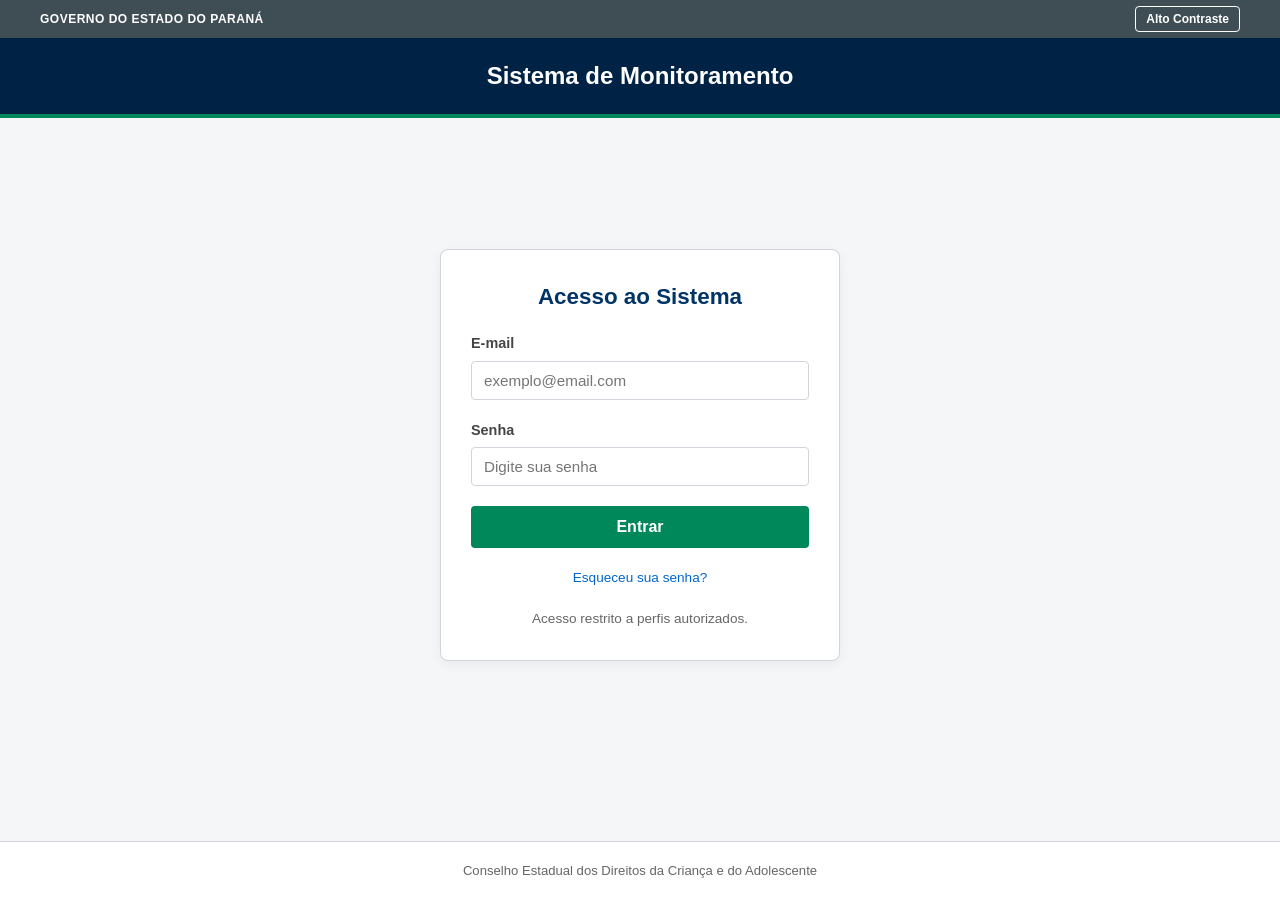
<file: prototipo/telas/login/login.html>
<!DOCTYPE html>
<html lang="pt-BR">
<head>
    <meta charset="UTF-8">
    <meta name="viewport" content="width=device-width, initial-scale=1.0">
    <title>Login - Sistema de Monitoramento</title>
    
    <!-- AJUSTE DE ALINHAMENTO: Importando folha global para herdar as definições exatas de container das outras telas -->
    <link rel="stylesheet" href="../home/style.css">

    <style>
        /* Reutilização da Paleta de Cores do seu Exemplo */
        :root {
            --bg-gov-first: #3f4e55;
            --cedca-blue-dark: #002244;
            --cedca-blue-medium: #003366;
            --cedca-blue-light: #0066cc;
            --cedca-green: #00875a;
            --gov-gray: #f4f6f8;
            --text-dark: #222222;
            --border-color: #d1d5db;
        }

        body {
            font-family: 'Helvetica Neue', Helvetica, Arial, sans-serif;
            color: var(--text-dark);
            background-color: var(--gov-gray);
            margin: 0;
            padding: 0;
            line-height: 1.5;
            display: flex;
            flex-direction: column;
            min-height: 100vh;
        }

        /* Trava milimétrica de padding idêntica às outras telas */
        .header-governo {
            padding: 6px 0 !important;
        }

        /* Padronização do botão para alinhar perfeitamente com o cabeçalho base */
        .btn-contraste {
            background-color: transparent;
            color: #ffffff;
            border: 1px solid #ffffff;
            padding: 6px 10px;
            border-radius: 4px;
            font-weight: bold;
            cursor: pointer;
            transition: opacity 0.2s;
            font-family: inherit;
            font-size: 12px;
            line-height: 1;
            margin: 0;
        }
        .btn-contraste:hover {
            opacity: 0.9;
        }

        .header-sistema {
            background-color: var(--cedca-blue-dark);
            color: white;
            padding: 20px;
            border-bottom: 4px solid var(--cedca-green);
            text-align: center;
        }

        .header-sistema h1 { 
            margin: 0; 
            font-size: 1.5rem; 
            font-weight: 800; 
        }

        /* Container de Centralização do Login */
        .login-wrapper {
            flex: 1;
            display: flex;
            justify-content: center;
            align-items: center;
            padding: 20px;
        }

        /* Card do Formulário */
        .login-card {
            background-color: #ffffff;
            border: 1px solid var(--border-color);
            border-radius: 8px;
            box-shadow: 0 4px 12px rgba(0,0,0,0.05);
            width: 100%;
            max-width: 400px;
            padding: 30px;
            box-sizing: border-box;
        }

        .login-card h2 {
            color: var(--cedca-blue-medium);
            margin-top: 0;
            margin-bottom: 20px;
            font-size: 1.4rem;
            text-align: center;
        }

        /* Estilização dos Inputs e Labels */
        .form-group {
            margin-bottom: 20px;
        }

        .form-group label {
            display: block;
            margin-bottom: 6px;
            font-weight: 600;
            font-size: 0.9rem;
            color: #444;
        }

        .form-group input {
            width: 100%;
            padding: 10px 12px;
            border: 1px solid var(--border-color);
            border-radius: 4px;
            font-size: 0.95rem;
            box-sizing: border-box;
            transition: border-color 0.2s;
        }

        .form-group input:focus {
            outline: none;
            border-color: var(--cedca-blue-light);
        }

        /* Botão de Entrar */
        .btn-submit {
            width: 100%;
            background-color: var(--cedca-green);
            color: white;
            border: none;
            padding: 12px;
            font-size: 1rem;
            font-weight: 600;
            border-radius: 4px;
            cursor: pointer;
            transition: background-color 0.2s;
        }

        .btn-submit:hover {
            background-color: #00a66f;
        }

        .login-footer {
            margin-top: 20px;
            text-align: center;
            font-size: 0.85rem;
        }

        .login-footer a {
            color: var(--cedca-blue-light);
            text-decoration: none;
        }

        .login-footer a:hover {
            text-decoration: underline;
        }

        /* Rodapé simplificado */
        .cedca-footer {
            background-color: #ffffff;
            color: #666;
            text-align: center;
            padding: 15px 0;
            border-top: 1px solid var(--border-color);
            font-size: 0.82rem;
        }

        /* ==========================================================================
           REGRAS EXCLUSIVAS PARA O FUNCIONAMENTO DO ALTO CONTRASTE NESTA TELA
           ========================================================================== */
        body.high-contrast {
            background-color: #000000 !important;
            color: #ffffff !important;
        }
        
        body.high-contrast .header-governo {
            background-color: #000000 !important;
            border-bottom: 1px solid #ffff00 !important;
        }
        
        body.high-contrast .header-sistema {
            background-color: #000000 !important;
            border-bottom-color: #ffff00 !important;
        }

        body.high-contrast .login-card {
            background-color: #111111 !important;
            border-color: #ffffff !important;
            box-shadow: none !important;
        }

        body.high-contrast .login-card h2 {
            color: #ffff00 !important;
        }

        body.high-contrast .form-group label {
            color: #ffffff !important;
        }

        body.high-contrast .form-group input {
            background-color: #000000 !important;
            color: #ffffff !important;
            border-color: #ffffff !important;
        }

        body.high-contrast .form-group input:focus {
            border-color: #ffff00 !important;
        }

        body.high-contrast .btn-submit {
            background-color: #ffff00 !important;
            color: #000000 !important;
        }

        body.high-contrast .login-footer a {
            color: #ffff00 !important;
        }

        body.high-contrast .cedca-footer {
            background-color: #000000 !important;
            color: #ffffff !important;
            border-top-color: #ffff00 !important;
        }
    </style>
</head>
<body>

    <!-- Primeiro Header com classes idênticas para espelhar o comportamento das outras telas -->
    <header class="header-governo">
        <div class="container header-gov-content">
            <span class="gov-logo-text">GOVERNO DO ESTADO DO PARANÁ</span>
            <button class="btn-contraste" onclick="alternarContraste()">Alto Contraste</button>
        </div>
    </header>

    <!-- Segundo Header identitário -->
    <header class="header-sistema">
        <h1>Sistema de Monitoramento</h1>
    </header>

    <!-- Área Central de Login -->
    <div class="login-wrapper">
        <div class="login-card">
            <h2>Acesso ao Sistema</h2>
            
            <form action="../painel-administrativo/adm.html" method="GET">
                <div class="form-group">
                    <label for="email">E-mail</label>
                    <input type="email" id="email" required placeholder="exemplo@email.com">
                </div>
                
                <div class="form-group">
                    <label for="password">Senha</label>
                    <input type="password" id="password" required placeholder="Digite sua senha">
                </div>

                <button type="submit" class="btn-submit" id="login">Entrar</button>
            </form>

            <div class="login-footer">
                <a href="../recuperacao-senha/recuperacao-senha.html">Esqueceu sua senha?</a>
                <br><br>
                <span style="color: #666;">Acesso restrito a perfis autorizados.</span>
            </div>
        </div>
    </div>

    <!-- Rodapé -->
    <footer class="cedca-footer">
        <p>Conselho Estadual dos Direitos da Criança e do Adolescente</p>
    </footer>

    <script>
        // elementos
        const emailInput = document.getElementById('email');
        const senhaInput = document.getElementById('password');
        const loginButton = document.getElementById('login');

        loginButton.addEventListener('click', () => {
            if(emailInput.value === 'admin' && senhaInput.value === 'admin') {
                // Login bem-sucedido
                window.location.href = '../painel-administrativo/adm.html';
            } else {
                // Feedback de erro para o usuário
                alert('Email ou senha incorretos. Tente novamente.');
            }
        });

        // login com enter
        senhaInput.addEventListener('keypress', (e) => {
            if(e.key === 'Enter') {
                loginButton.click();
            }
        });

        function alternarContraste() {
            document.body.classList.toggle("high-contrast");
        }
    </script>
</body>
</html>
</file>
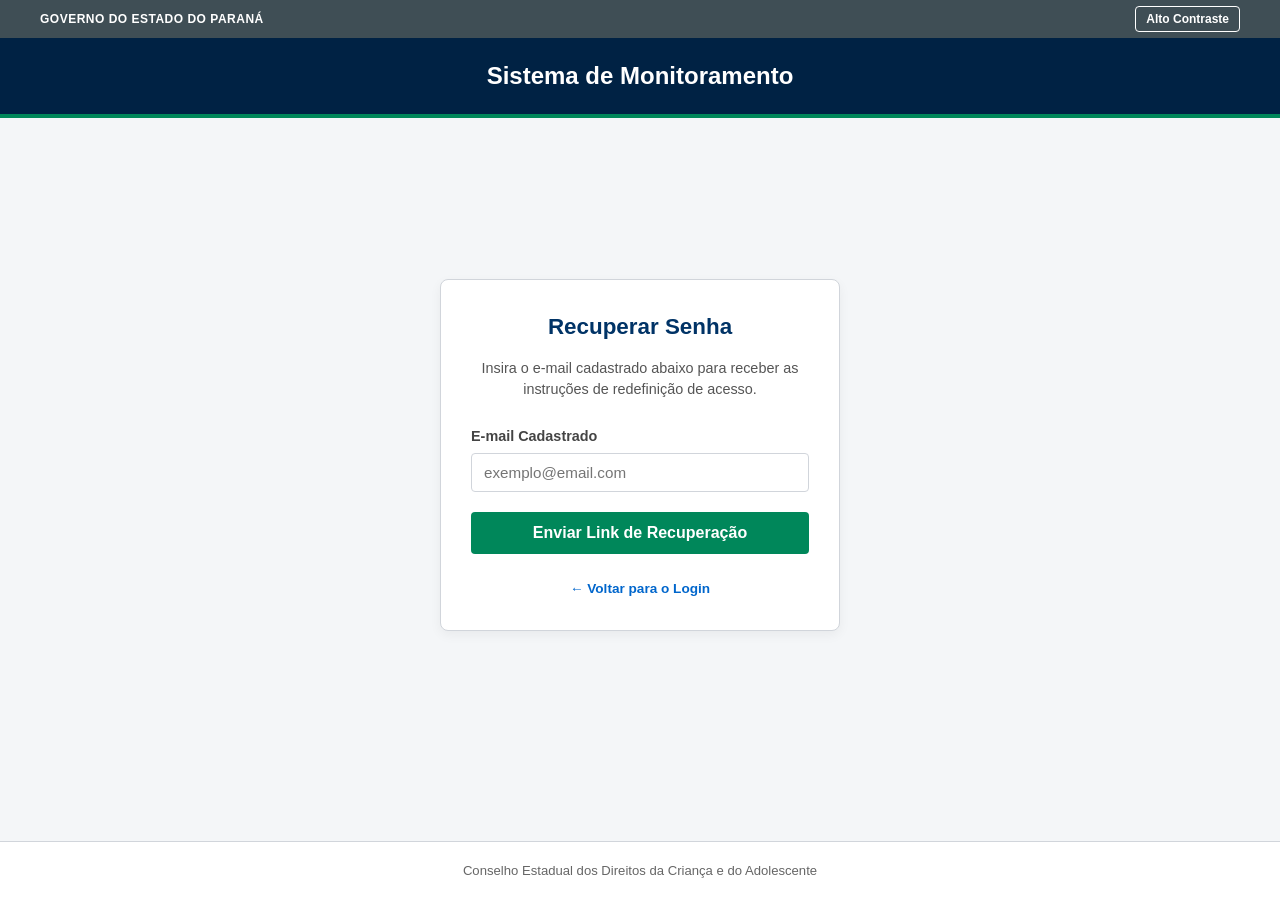
<file: prototipo/telas/recuperacao-senha/recuperacao-senha.html>
<!DOCTYPE html>
<html lang="pt-BR">
<head>
    <meta charset="UTF-8">
    <meta name="viewport" content="width=device-width, initial-scale=1.0">
    <title>Recuperar Senha - Sistema de Monitoramento</title>
    
    <link rel="stylesheet" href="../home/style.css">

    <style>
        /* Reutilização da Paleta de Cores do seu Exemplo */
        :root {
            --bg-gov-first: #3f4e55;
            --cedca-blue-dark: #002244;
            --cedca-blue-medium: #003366;
            --cedca-blue-light: #0066cc;
            --cedca-green: #00875a;
            --gov-gray: #f4f6f8;
            --text-dark: #222222;
            --border-color: #d1d5db;
        }

        body {
            font-family: 'Helvetica Neue', Helvetica, Arial, sans-serif;
            color: var(--text-dark);
            background-color: var(--gov-gray);
            margin: 0;
            padding: 0;
            line-height: 1.5;
            display: flex;
            flex-direction: column;
            min-height: 100vh;
        }

        /* Trava milimétrica de padding idêntica às outras telas */
        .header-governo {
            padding: 6px 0 !important;
        }

        /* Padronização do botão para alinhar perfeitamente com o cabeçalho base */
        .btn-contraste {
            background-color: transparent;
            color: #ffffff;
            border: 1px solid #ffffff;
            padding: 6px 10px;
            border-radius: 4px;
            font-weight: bold;
            cursor: pointer;
            transition: opacity 0.2s;
            font-family: inherit;
            font-size: 12px;
            line-height: 1;
            margin: 0;
        }
        .btn-contraste:hover {
            opacity: 0.9;
        }

        .header-sistema {
            background-color: var(--cedca-blue-dark);
            color: white;
            padding: 20px;
            border-bottom: 4px solid var(--cedca-green);
            text-align: center;
        }

        .header-sistema h1 { 
            margin: 0; 
            font-size: 1.5rem; 
            font-weight: 800; 
        }

        /* Container de Centralização */
        .login-wrapper {
            flex: 1;
            display: flex;
            justify-content: center;
            align-items: center;
            padding: 20px;
        }

        /* Card do Formulário */
        .login-card {
            background-color: #ffffff;
            border: 1px solid var(--border-color);
            border-radius: 8px;
            box-shadow: 0 4px 12px rgba(0,0,0,0.05);
            width: 100%;
            max-width: 400px;
            padding: 30px;
            box-sizing: border-box;
        }

        .login-card h2 {
            color: var(--cedca-blue-medium);
            margin-top: 0;
            margin-bottom: 10px;
            font-size: 1.4rem;
            text-align: center;
        }

        .card-instructions {
            font-size: 0.9rem;
            color: #555;
            text-align: center;
            margin-bottom: 25px;
        }

        /* Estilização dos Inputs e Labels */
        .form-group {
            margin-bottom: 20px;
        }

        .form-group label {
            display: block;
            margin-bottom: 6px;
            font-weight: 600;
            font-size: 0.9rem;
            color: #444;
        }

        .form-group input {
            width: 100%;
            padding: 10px 12px;
            border: 1px solid var(--border-color);
            border-radius: 4px;
            font-size: 0.95rem;
            box-sizing: border-box;
            transition: border-color 0.2s;
        }

        .form-group input:focus {
            outline: none;
            border-color: var(--cedca-blue-light);
        }

        /* Botão de Enviar */
        .btn-submit {
            width: 100%;
            background-color: var(--cedca-green);
            color: white;
            border: none;
            padding: 12px;
            font-size: 1rem;
            font-weight: 600;
            border-radius: 4px;
            cursor: pointer;
            transition: background-color 0.2s;
        }

        .btn-submit:hover {
            background-color: #00a66f;
        }

        .login-footer {
            margin-top: 25px;
            text-align: center;
            font-size: 0.85rem;
        }

        .login-footer a {
            color: var(--cedca-blue-light);
            text-decoration: none;
            font-weight: bold;
        }

        .login-footer a:hover {
            text-decoration: underline;
        }

        /* Rodapé simplificado */
        .cedca-footer {
            background-color: #ffffff;
            color: #666;
            text-align: center;
            padding: 15px 0;
            border-top: 1px solid var(--border-color);
            font-size: 0.82rem;
        }

        /* ==========================================================================
           REGRAS EXCLUSIVAS PARA O FUNCIONAMENTO DO ALTO CONTRASTE NESTA TELA
           ========================================================================== */
        body.high-contrast {
            background-color: #000000 !important;
            color: #ffffff !important;
        }
        
        body.high-contrast .header-governo {
            background-color: #000000 !important;
            border-bottom: 1px solid #ffff00 !important;
        }
        
        body.high-contrast .header-sistema {
            background-color: #000000 !important;
            border-bottom-color: #ffff00 !important;
        }

        body.high-contrast .login-card {
            background-color: #111111 !important;
            border-color: #ffffff !important;
            box-shadow: none !important;
        }

        body.high-contrast .login-card h2 {
            color: #ffff00 !important;
        }

        body.high-contrast .card-instructions {
            color: #ffffff !important;
        }

        body.high-contrast .form-group label {
            color: #ffffff !important;
        }

        body.high-contrast .form-group input {
            background-color: #000000 !important;
            color: #ffffff !important;
            border-color: #ffffff !important;
        }

        body.high-contrast .form-group input:focus {
            border-color: #ffff00 !important;
        }

        body.high-contrast .btn-submit {
            background-color: #ffff00 !important;
            color: #000000 !important;
        }

        body.high-contrast .login-footer a {
            color: #ffff00 !important;
        }

        body.high-contrast .cedca-footer {
            background-color: #000000 !important;
            color: #ffffff !important;
            border-top-color: #ffff00 !important;
        }
    </style>
</head>
<body>

    <header class="header-governo">
        <div class="container header-gov-content">
            <span class="gov-logo-text">GOVERNO DO ESTADO DO PARANÁ</span>
            <button class="btn-contraste" onclick="alternarContraste()">Alto Contraste</button>
        </div>
    </header>

    <header class="header-sistema">
        <h1>Sistema de Monitoramento</h1>
    </header>

    <div class="login-wrapper">
        <div class="login-card">
            <h2>Recuperar Senha</h2>
            <p class="card-instructions">Insira o e-mail cadastrado abaixo para receber as instruções de redefinição de acesso.</p>
            
            <form onsubmit="enviarRecuperacao(event)">
                <div class="form-group">
                    <label for="email">E-mail Cadastrado</label>
                    <input type="email" id="email" required placeholder="exemplo@email.com">
                </div>

                <button type="submit" class="btn-submit">Enviar Link de Recuperação</button>
            </form>

            <div class="login-footer">
                <a href="../login/login.html">← Voltar para o Login</a>
            </div>
        </div>
    </div>

    <footer class="cedca-footer">
        <p>Conselho Estadual dos Direitos da Criança e do Adolescente</p>
    </footer>

    <script>
        function alternarContraste() {
            document.body.classList.toggle("high-contrast");
        }

        function enviarRecuperacao(event) {
            event.preventDefault();
            const email = document.getElementById('email').value;
            
            // Aqui entraria a integração real. Exemplo simulado de feedback visual:
            alert(`Caso o e-mail ${email} esteja cadastrado no sistema, um link de redefinição será enviado.`);
            window.location.href = "login.html";
        }
    </script>
</body>
</html>
</file>
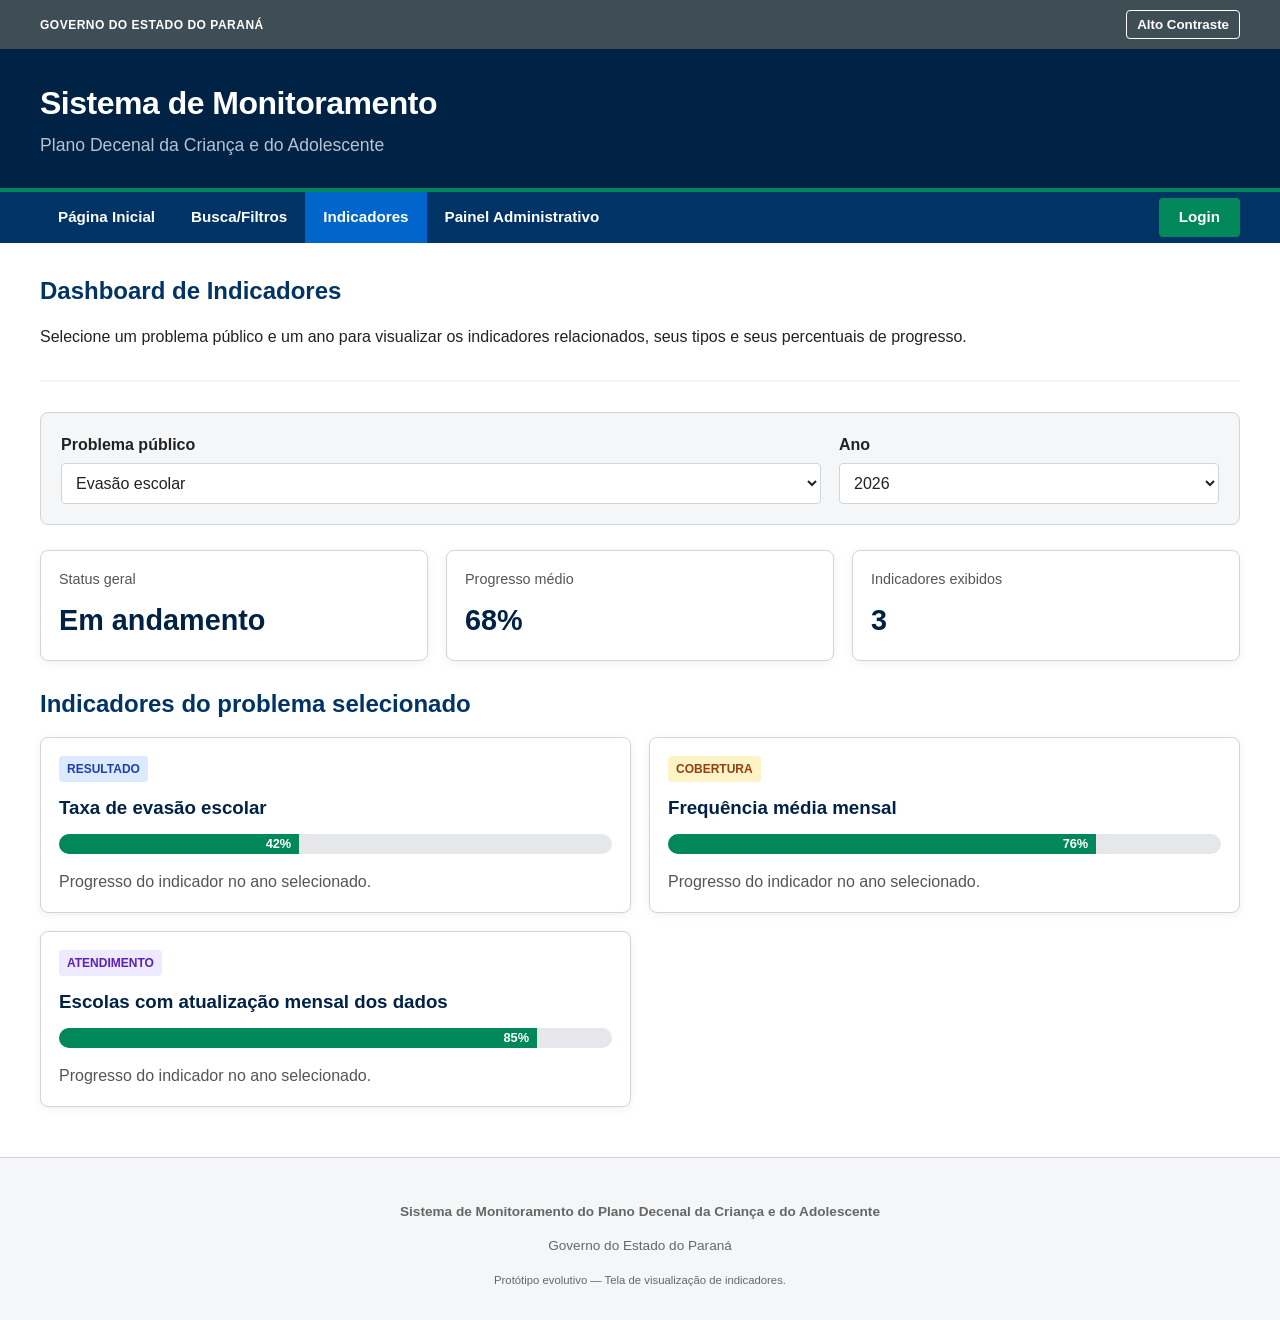
<file: prototipo/telas/prototipo/telas/indicadores/indicadores.html>
<!DOCTYPE html>
<html lang="pt-BR">
<head>
  <meta charset="UTF-8">
  <meta name="viewport" content="width=device-width, initial-scale=1.0">
  <title>Indicadores - Sistema de Monitoramento</title>

  <style>
    :root {
      --bg-gov-first: #3f4e55;
      --cedca-blue-dark: #002244;
      --cedca-blue-medium: #003366;
      --cedca-blue-light: #0066cc;
      --cedca-green: #00875a;
      --gov-gray: #f4f6f8;
      --text-dark: #222222;
      --text-muted: #555556;
      --border-color: #d1d5db;
      --card-bg: #ffffff;
    }

    body {
      font-family: "Helvetica Neue", Helvetica, Arial, sans-serif;
      color: var(--text-dark);
      background-color: #ffffff;
      margin: 0;
      padding: 0;
      line-height: 1.5;
    }

    body.high-contrast {
      --bg-gov-first: #000000;
      --cedca-blue-dark: #000000;
      --cedca-blue-medium: #111111;
      --cedca-blue-light: #ffff00;
      --cedca-green: #ffff00;
      --gov-gray: #000000;
      --text-dark: #ffffff;
      --text-muted: #eeeeee;
      --border-color: #ffffff;
      --card-bg: #111111;
      background-color: #000000;
      color: #ffffff;
    }

    .container {
      max-width: 1200px;
      margin: 0 auto;
      padding: 0 20px;
    }

    .header-governo {
      background-color: var(--bg-gov-first);
      color: #ffffff;
      font-size: 12px;
      padding: 10px 0;
      font-weight: bold;
      letter-spacing: 0.5px;
    }

    .header-gov-content {
      display: flex;
      justify-content: space-between;
      align-items: center;
    }

    .btn-contraste {
      background-color: transparent;
      color: #ffffff;
      border: 1px solid #ffffff;
      padding: 6px 10px;
      border-radius: 4px;
      font-weight: bold;
      cursor: pointer;
    }

    .header-sistema {
      background-color: var(--cedca-blue-dark);
      color: white;
      padding: 30px 0;
      border-bottom: 4px solid var(--cedca-green);
    }

    .header-sistema h1 {
      margin: 0;
      font-size: 2rem;
      font-weight: 800;
      letter-spacing: -0.5px;
    }

    .header-sistema p {
      margin: 5px 0 0 0;
      font-size: 1.1rem;
      opacity: 0.9;
      color: #cbd5e1;
    }

    .navbar-principal {
      background-color: var(--cedca-blue-medium);
    }

    .nav-container {
      display: flex;
      justify-content: space-between;
      align-items: center;
    }

    .nav-links,
    .nav-auth {
      list-style: none;
      margin: 0;
      padding: 0;
      display: flex;
      flex-wrap: wrap;
    }

    .navbar-principal a {
      display: block;
      padding: 14px 18px;
      color: white;
      text-decoration: none;
      font-size: 0.95rem;
      font-weight: 600;
      transition: background-color 0.2s;
    }

    .nav-links a:hover,
    .nav-links a.active {
      background-color: var(--cedca-blue-light);
    }

    .btn-login {
      background-color: var(--cedca-green);
      border-radius: 4px;
      margin: 6px 0;
      padding: 8px 20px !important;
    }

    main {
      margin-top: 30px;
    }

    .page-intro {
      margin: 30px 0;
      border-bottom: 2px solid var(--gov-gray);
      padding-bottom: 15px;
    }

    .page-intro h2 {
      color: var(--cedca-blue-medium);
      margin: 0 0 10px 0;
    }

    body.high-contrast .page-intro h2,
    body.high-contrast .card h3,
    body.high-contrast .dashboard-title {
      color: #ffff00;
    }

    .filters-panel {
      background-color: var(--gov-gray);
      border: 1px solid var(--border-color);
      border-radius: 8px;
      padding: 20px;
      margin-bottom: 25px;
      display: grid;
      grid-template-columns: 2fr 1fr;
      gap: 18px;
    }

    label {
      display: block;
      font-weight: bold;
      margin-bottom: 6px;
    }

    select {
      width: 100%;
      padding: 10px;
      border: 1px solid var(--border-color);
      border-radius: 4px;
      background-color: var(--card-bg);
      color: var(--text-dark);
      font-size: 1rem;
    }

    .summary-cards {
      display: grid;
      grid-template-columns: repeat(3, minmax(0, 1fr));
      gap: 18px;
      margin-bottom: 25px;
    }

    .summary-card {
      border: 1px solid var(--border-color);
      border-radius: 8px;
      background-color: var(--card-bg);
      padding: 18px;
      box-shadow: 0 2px 8px rgba(0, 0, 0, 0.06);
    }

    .summary-card span {
      display: block;
      color: var(--text-muted);
      font-size: 0.9rem;
      margin-bottom: 8px;
    }

    .summary-card strong {
      color: var(--cedca-blue-dark);
      font-size: 1.8rem;
    }

    body.high-contrast .summary-card strong {
      color: #ffff00;
    }

    .dashboard-title {
      color: var(--cedca-blue-medium);
      margin: 25px 0 15px 0;
    }

    .indicator-grid {
      display: grid;
      grid-template-columns: repeat(2, minmax(0, 1fr));
      gap: 18px;
    }

    .card {
      border: 1px solid var(--border-color);
      border-radius: 8px;
      background-color: var(--card-bg);
      padding: 18px;
      box-shadow: 0 2px 8px rgba(0, 0, 0, 0.06);
    }

    .card h3 {
      margin: 0 0 8px 0;
      color: var(--cedca-blue-dark);
    }

    .indicator-type {
      display: inline-block;
      font-size: 0.75rem;
      font-weight: bold;
      text-transform: uppercase;
      padding: 4px 8px;
      border-radius: 4px;
      margin-bottom: 12px;
    }

    .tipo-resultado {
      background-color: #dbeafe;
      color: #1e40af;
    }

    .tipo-cobertura {
      background-color: #fef3c7;
      color: #92400e;
    }

    .tipo-atendimento {
      background-color: #ede9fe;
      color: #5b21b6;
    }

    .progress-bar {
      width: 100%;
      height: 20px;
      background-color: #e5e7eb;
      border-radius: 12px;
      overflow: hidden;
      margin: 12px 0;
    }

    .progress-value {
      height: 100%;
      color: #ffffff;
      font-size: 0.8rem;
      font-weight: bold;
      text-align: right;
      padding-right: 8px;
      line-height: 20px;
      background-color: var(--cedca-green);
    }

    .card p {
      color: var(--text-muted);
      margin-bottom: 0;
    }

    .cedca-footer {
      background-color: var(--gov-gray);
      color: #666;
      text-align: center;
      padding: 30px 0;
      margin-top: 50px;
      border-top: 1px solid var(--border-color);
      font-size: 0.85rem;
    }

    body.high-contrast .cedca-footer {
      color: #ffffff;
    }

    @media (max-width: 850px) {
      .filters-panel,
      .summary-cards,
      .indicator-grid {
        grid-template-columns: 1fr;
      }

      .nav-container {
        align-items: flex-start;
        flex-direction: column;
      }

      .nav-links,
      .nav-auth {
        width: 100%;
      }

      .navbar-principal a {
        padding: 12px 14px;
      }
    }
  </style>
</head>

<body>
  <header class="header-governo">
    <div class="container header-gov-content">
      <span>GOVERNO DO ESTADO DO PARANÁ</span>
      <button class="btn-contraste" onclick="alternarContraste()">Alto Contraste</button>
    </div>
  </header>

  <header class="header-sistema">
    <div class="container">
      <h1>Sistema de Monitoramento</h1>
      <p>Plano Decenal da Criança e do Adolescente</p>
    </div>
  </header>

  <nav class="navbar-principal">
    <div class="container nav-container">
      <ul class="nav-links">
        <li><a href="../home/index.html">Página Inicial</a></li>
        <li><a href="../busca-filtro/busca-filtro.html">Busca/Filtros</a></li>
        <li><a href="indicadores.html" class="active">Indicadores</a></li>
        <li><a href="../painel-administrativo/adm.html">Painel Administrativo</a></li>
      </ul>

      <ul class="nav-auth">
        <li><a href="../login/login.html" class="btn-login">Login</a></li>
      </ul>
    </div>
  </nav>

  <main class="container">
    <section class="page-intro">
      <h2>Dashboard de Indicadores</h2>
      <p>
        Selecione um problema público e um ano para visualizar os indicadores relacionados,
        seus tipos e seus percentuais de progresso.
      </p>
    </section>

    <section class="filters-panel">
      <div>
        <label for="problema">Problema público</label>
        <select id="problema" onchange="atualizarDashboard()">
          <option value="educacao">Evasão escolar</option>
          <option value="seguranca-alimentar">Segurança alimentar</option>
          <option value="saude-mental">Saúde mental</option>
          <option value="violencia">Violência infantil</option>
        </select>
      </div>

      <div>
        <label for="ano">Ano</label>
        <select id="ano" onchange="atualizarDashboard()">
          <option value="2026">2026</option>
          <option value="2025">2025</option>
          <option value="2024">2024</option>
        </select>
      </div>
    </section>

    <section class="summary-cards">
      <article class="summary-card">
        <span>Status geral</span>
        <strong id="statusGeral">Em andamento</strong>
      </article>

      <article class="summary-card">
        <span>Progresso médio</span>
        <strong id="progressoMedio">0%</strong>
      </article>

      <article class="summary-card">
        <span>Indicadores exibidos</span>
        <strong id="totalIndicadores">0</strong>
      </article>
    </section>

    <h2 class="dashboard-title">Indicadores do problema selecionado</h2>

    <section class="indicator-grid" id="indicadoresContainer">
      <!-- Conteúdo gerado por JavaScript -->
    </section>
  </main>

  <footer class="cedca-footer">
    <div class="container">
      <p><strong>Sistema de Monitoramento do Plano Decenal da Criança e do Adolescente</strong></p>
      <p>Governo do Estado do Paraná</p>
      <small>Protótipo evolutivo — Tela de visualização de indicadores.</small>
    </div>
  </footer>

  <script>
    const dadosIndicadores = {
      "educacao": {
        status: "Em andamento",
        indicadores: [
          { nome: "Taxa de evasão escolar", tipo: "Resultado", valor: 42 },
          { nome: "Frequência média mensal", tipo: "Cobertura", valor: 76 },
          { nome: "Escolas com atualização mensal dos dados", tipo: "Atendimento", valor: 85 }
        ]
      },
      "seguranca-alimentar": {
        status: "Em andamento",
        indicadores: [
          { nome: "Crianças em situação de insegurança alimentar", tipo: "Resultado", valor: 58 },
          { nome: "Famílias acompanhadas", tipo: "Cobertura", valor: 64 },
          { nome: "Avaliações nutricionais realizadas por mês", tipo: "Atendimento", valor: 71 }
        ]
      },
      "saude-mental": {
        status: "Em andamento",
        indicadores: [
          { nome: "Atendimentos psicológicos realizados", tipo: "Atendimento", valor: 73 },
          { nome: "Casos acompanhados continuamente", tipo: "Cobertura", valor: 61 },
          { nome: "Encaminhamentos concluídos", tipo: "Resultado", valor: 54 }
        ]
      },
      "violencia": {
        status: "Em andamento",
        indicadores: [
          { nome: "Denúncias registradas", tipo: "Resultado", valor: 58 },
          { nome: "Casos em acompanhamento", tipo: "Cobertura", valor: 67 },
          { nome: "Casos encerrados", tipo: "Atendimento", valor: 49 }
        ]
      }
    };

    function classeTipo(tipo) {
      if (tipo === "Resultado") {
        return "tipo-resultado";
      }

      if (tipo === "Cobertura") {
        return "tipo-cobertura";
      }

      return "tipo-atendimento";
    }

    function atualizarDashboard() {
      const problemaSelecionado = document.getElementById("problema").value;
      const dados = dadosIndicadores[problemaSelecionado];
      const container = document.getElementById("indicadoresContainer");

      container.innerHTML = "";

      let soma = 0;

      dados.indicadores.forEach(function(indicador) {
        soma += indicador.valor;

        const card = document.createElement("article");
        card.className = "card";

        card.innerHTML = `
          <span class="indicator-type ${classeTipo(indicador.tipo)}">${indicador.tipo}</span>
          <h3>${indicador.nome}</h3>
          <div class="progress-bar">
            <div class="progress-value" style="width: ${indicador.valor}%">${indicador.valor}%</div>
          </div>
          <p>Progresso do indicador no ano selecionado.</p>
        `;

        container.appendChild(card);
      });

      const media = Math.round(soma / dados.indicadores.length);

      document.getElementById("statusGeral").textContent = dados.status;
      document.getElementById("progressoMedio").textContent = media + "%";
      document.getElementById("totalIndicadores").textContent = dados.indicadores.length;
    }

    function alternarContraste() {
      document.body.classList.toggle("high-contrast");
    }

    atualizarDashboard();
  </script>
</body>
</html>
</file>
<file: prototipo/telas/home/style.css>
/* Paleta de Cores Atualizada */
:root {
    --bg-gov-first: #3f4e55;     /* Cor solicitada para o primeiro header */
    --cedca-blue-dark: #002244;
    --cedca-blue-medium: #003366;
    --cedca-blue-light: #0066cc;
    --cedca-green: #00875a;
    --gov-gray: #f4f6f8;
    --text-dark: #222222;
    --border-color: #d1d5db;
}

body {
    font-family: 'Helvetica Neue', Helvetica, Arial, sans-serif;
    color: var(--text-dark);
    background-color: #ffffff;
    margin: 0;
    padding: 0;
    line-height: 1.5;
}

.container {
    max-width: 1200px;
    margin: 0 auto;
    padding: 0 20px;
}

/* Primeiro Header: Governo do Estado */
.header-governo {
    background-color: var(--bg-gov-first);
    color: #ffffff;
    font-size: 12px;
    padding: 10px 0;
    font-weight: bold;
    letter-spacing: 0.5px;
}
.header-gov-content {
    display: flex;
    justify-content: space-between;
    align-items: center;
}
.gov-top-links span {
    cursor: pointer;
    margin: 0 5px;
    opacity: 0.8;
}
.gov-top-links span:hover {
    opacity: 1;
}

/* Segundo Header: Sistema de Monitoramento */
.header-sistema {
    background-color: var(--cedca-blue-dark);
    color: white;
    padding: 30px 0;
    border-bottom: 4px solid var(--cedca-green);
}
.sistema-titulo-area h1 { 
    margin: 0; 
    font-size: 2rem; 
    font-weight: 800; 
    letter-spacing: -0.5px; 
}
.sistema-titulo-area p { 
    margin: 5px 0 0 0; 
    font-size: 1.1rem; 
    opacity: 0.9; 
    color: #cbd5e1;
}

/* Navbar Extensível */
.navbar-principal {
    background-color: var(--cedca-blue-medium);
}
.nav-container {
    display: flex;
    justify-content: space-between;
    align-items: center;
}
.nav-links, .nav-auth {
    list-style: none; 
    margin: 0; 
    padding: 0; 
    display: flex; 
}
.navbar-principal a { 
    display: block; 
    padding: 14px 20px; 
    color: white; 
    text-decoration: none; 
    font-size: 0.95rem; 
    font-weight: 600; 
    transition: background-color 0.2s;
}
.nav-links a:hover, .nav-links a.active { 
    background-color: var(--cedca-blue-light); 
}
.btn-login {
    background-color: var(--cedca-green);
    border-radius: 4px;
    margin: 6px 0;
    padding: 8px 20px !important;
}
.btn-login:hover {
    background-color: #00a66f;
}

/* Introdução da Página */
.page-intro {
    margin: 30px 0;
    border-bottom: 2px solid var(--gov-gray);
    padding-bottom: 15px;
}
.page-intro h2 { color: var(--cedca-blue-medium); margin: 0 0 10px 0; }

/* Customização da Árvore Hierárquica (<details> e <summary>) */
.cedca-tree details {
    background-color: #fff;
    border: 1px solid var(--border-color);
    margin-bottom: 8px;
    border-radius: 4px;
    transition: box-shadow 0.2s;
}
.cedca-tree details[open] {
    box-shadow: 0 2px 8px rgba(0,0,0,0.08);
}
.cedca-tree summary {
    padding: 14px 18px;
    font-weight: 600;
    cursor: pointer;
    outline: none;
    user-select: none;
}
.cedca-tree summary:hover {
    background-color: var(--gov-gray);
}
.tree-content {
    padding: 10px 15px 15px 30px;
    border-top: 1px solid #f0f0f0;
}

/* Identidade Visual Individual por Nível */
.level-problema > summary { color: var(--cedca-blue-dark); font-size: 1.05rem; border-left: 5px solid var(--cedca-blue-light); }
.level-compromisso > summary { color: #333; font-size: 1rem; border-left: 5px solid var(--cedca-green); }
.level-objetivo > summary { color: #444; font-size: 0.95rem; border-left: 5px solid #e67e22; }
.level-linha > summary { color: #555; font-size: 0.95rem; border-left: 5px solid #7f8c8d; }

.level-tarefa {
    padding: 10px 15px;
    background-color: #f9fafb;
    border: 1px dashed var(--border-color);
    border-left: 4px solid #9b59b6;
    margin: 6px 0 6px 15px;
    border-radius: 3px;
    font-size: 0.9rem;
}

/* Rodapé */
.cedca-footer {
    background-color: var(--gov-gray);
    color: #666;
    text-align: center;
    padding: 30px 0;
    margin-top: 50px;
    border-top: 1px solid var(--border-color);
    font-size: 0.85rem;
}
.cedca-footer p { margin: 4px 0; }
</file>
